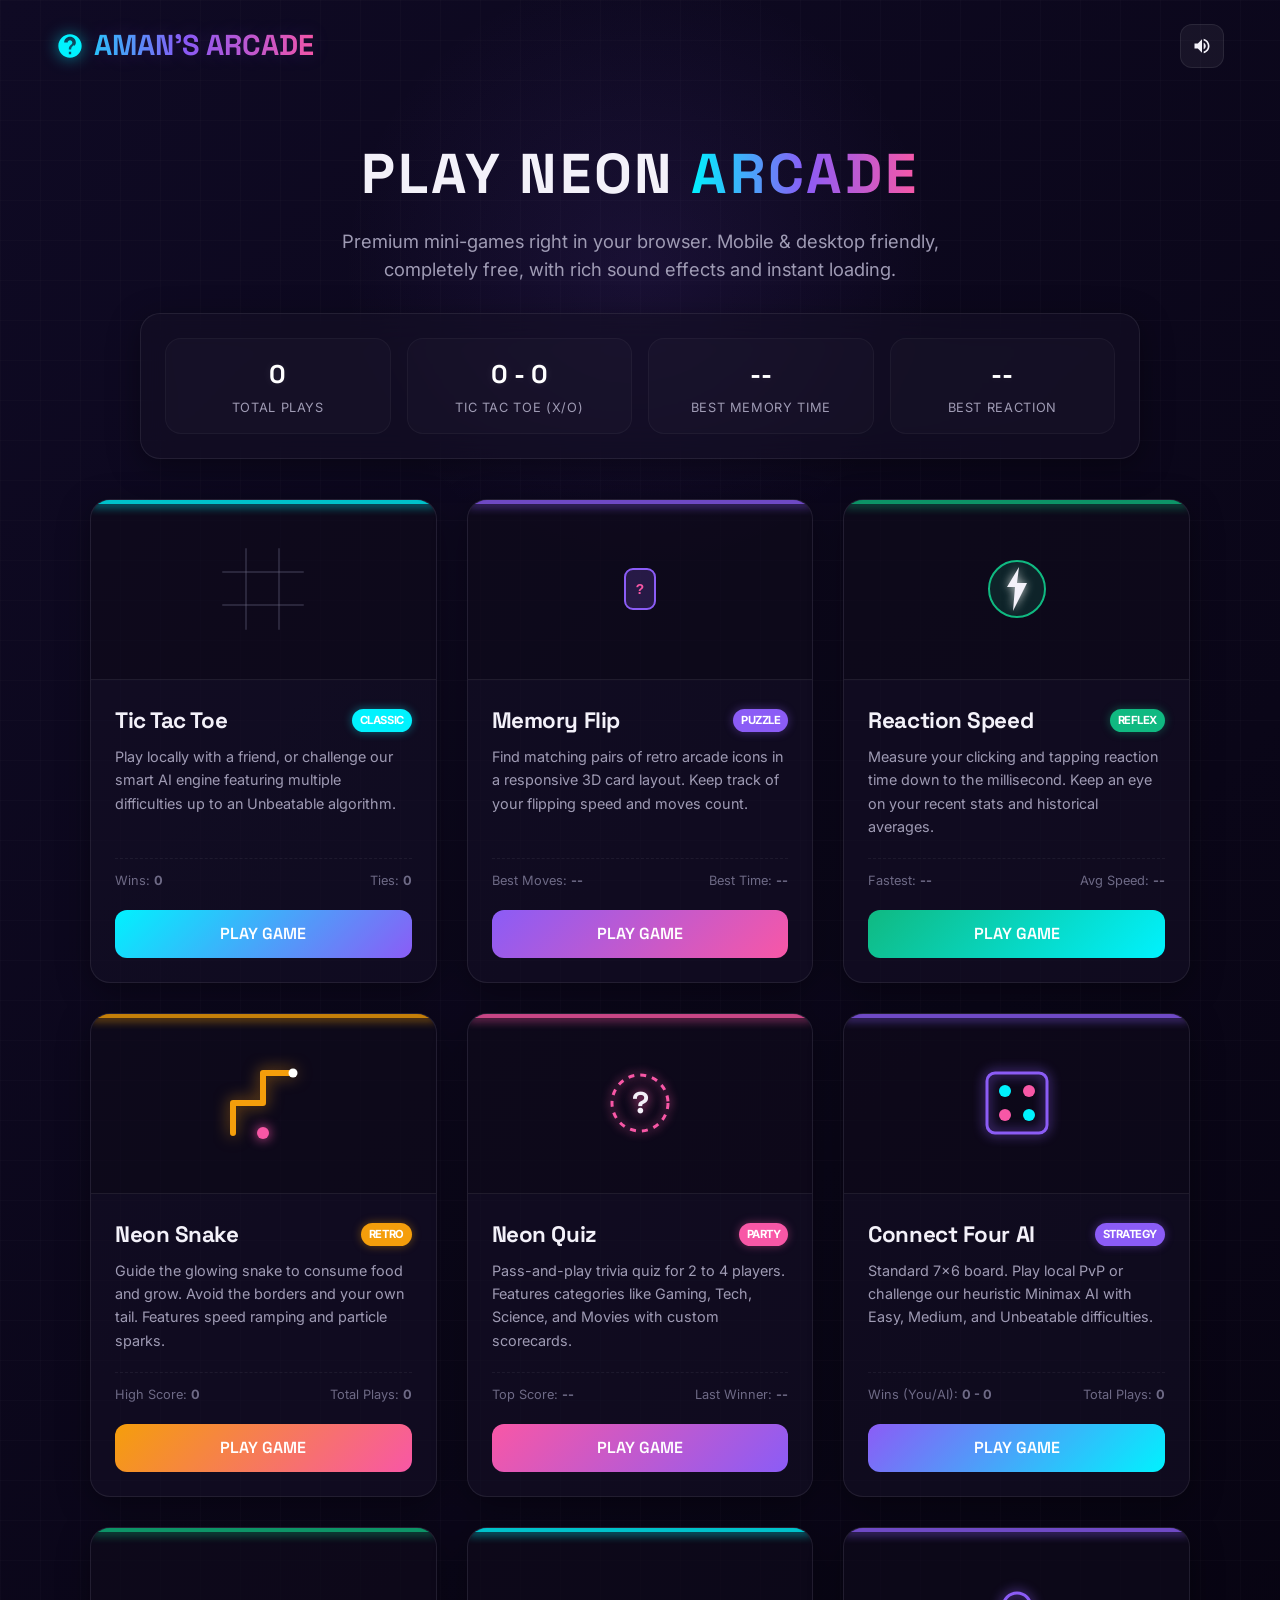
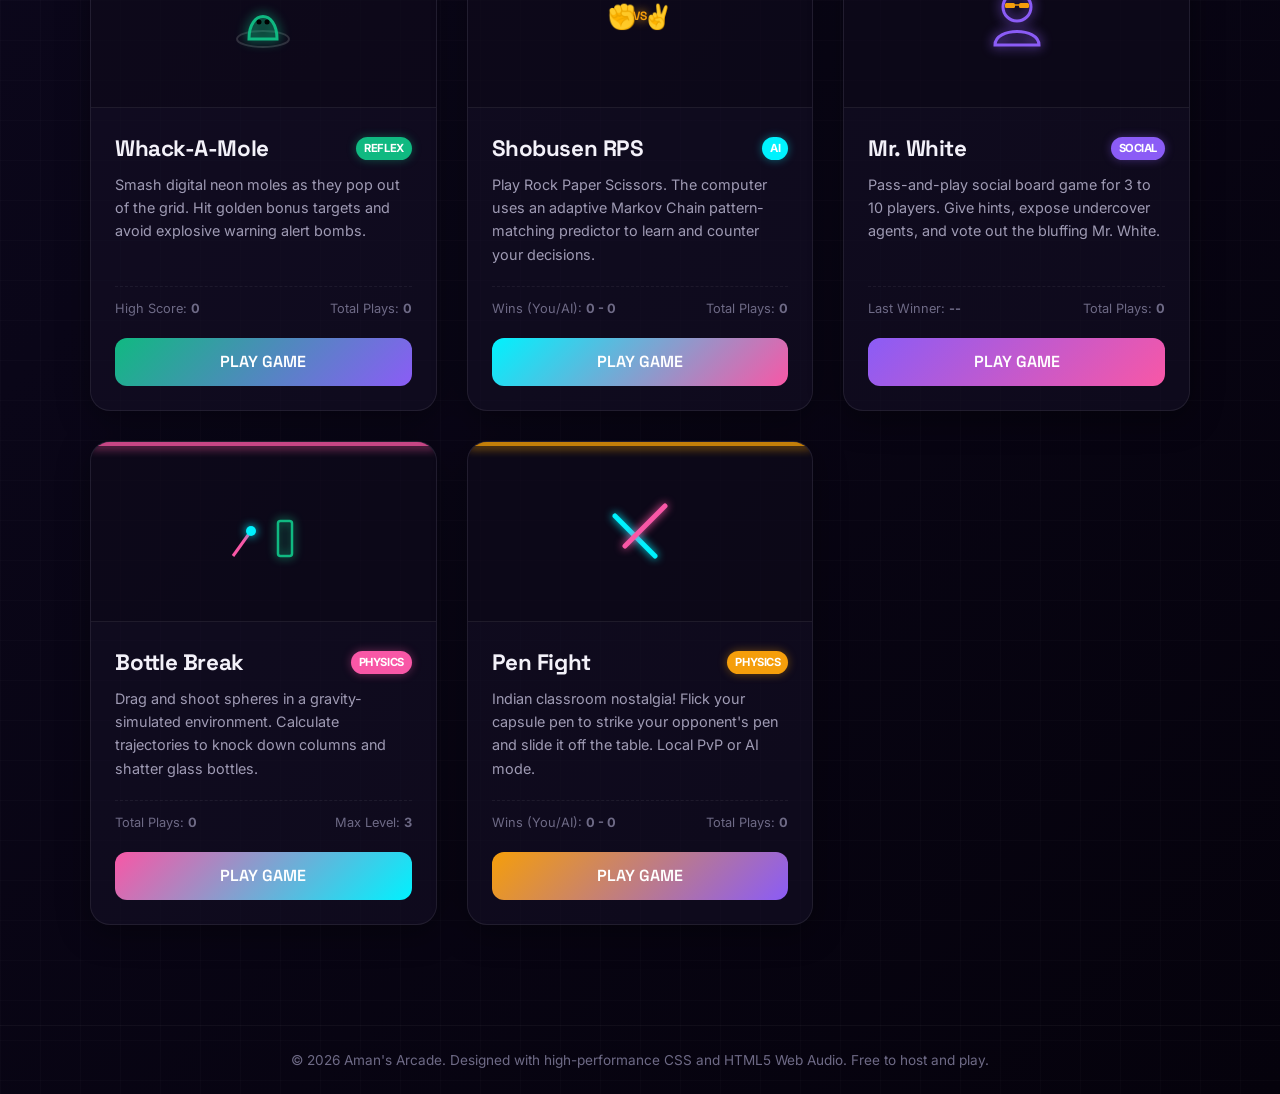
<file: index.html>
<!DOCTYPE html>
<html lang="en">
<head>
  <meta charset="UTF-8">
  <meta name="viewport" content="width=device-width, initial-scale=1.0">
  <title>Aman's Arcade - Play Free Web Games</title>
  <meta name="description" content="Play free, retro neon-themed HTML5 games including Tic Tac Toe, Memory Flip, and Reaction Speed. Beautiful, mobile-responsive, and sound-enabled.">
  <link rel="stylesheet" href="style.css">
  <style>
    /* Hero/Banner Layout */
    .hero-section {
      text-align: center;
      margin: 40px 0 30px;
      position: relative;
    }

    .hero-title {
      font-size: 3.5rem;
      margin-bottom: 12px;
      font-weight: 800;
      text-transform: uppercase;
      letter-spacing: 0.05em;
      position: relative;
    }
    
    .hero-title span {
      background: linear-gradient(to right, var(--accent-cyan), var(--accent-purple), var(--accent-pink));
      -webkit-background-clip: text;
      -webkit-text-fill-color: transparent;
      animation: neon-text-glow 6s infinite alternate;
    }

    .hero-subtitle {
      font-size: 1.15rem;
      color: var(--text-muted);
      max-width: 600px;
      margin: 0 auto;
    }

    /* Stats Dashboard */
    .stats-dashboard {
      width: 100%;
      max-width: 1000px;
      padding: 24px;
      margin-bottom: 40px;
      display: grid;
      grid-template-columns: repeat(4, 1fr);
      gap: 16px;
      text-align: center;
    }

    .stat-card {
      padding: 16px;
      border-radius: 16px;
      background: rgba(255, 255, 255, 0.02);
      border: 1px solid rgba(255, 255, 255, 0.04);
      display: flex;
      flex-direction: column;
      justify-content: center;
      align-items: center;
      transition: transform var(--transition-fast);
    }
    
    .stat-card:hover {
      transform: translateY(-3px);
      background: rgba(255, 255, 255, 0.04);
    }

    .stat-value {
      font-family: var(--font-heading);
      font-size: 1.6rem;
      font-weight: 700;
      color: #fff;
      margin-bottom: 4px;
      text-shadow: 0 0 10px rgba(255, 255, 255, 0.1);
    }

    .stat-label {
      font-size: 0.8rem;
      color: var(--text-muted);
      text-transform: uppercase;
      letter-spacing: 0.05em;
    }

    /* Game Grid */
    .games-grid {
      display: grid;
      grid-template-columns: repeat(3, 1fr);
      gap: 30px;
      width: 100%;
      max-width: 1100px;
      margin-bottom: 60px;
    }

    /* Game Cards Styling */
    .game-card {
      display: flex;
      flex-direction: column;
      height: 100%;
      overflow: hidden;
      position: relative;
    }

    .game-card::before {
      content: '';
      position: absolute;
      top: 0;
      left: 0;
      width: 100%;
      height: 4px;
      background: var(--card-color);
      box-shadow: 0 2px 10px var(--card-color);
    }

    .game-card-preview {
      height: 180px;
      background: rgba(0, 0, 0, 0.2);
      display: flex;
      align-items: center;
      justify-content: center;
      position: relative;
      overflow: hidden;
      border-bottom: 1px solid var(--panel-border);
    }

    /* Previews SVGs animations */
    .game-card-preview svg {
      width: 100px;
      height: 100px;
      transition: transform var(--transition-slow);
    }
    
    .game-card:hover .game-card-preview svg {
      transform: scale(1.1) rotate(5deg);
    }

    /* Game Card Contents */
    .game-card-body {
      padding: 24px;
      display: flex;
      flex-direction: column;
      flex-grow: 1;
    }

    .game-title {
      font-size: 1.4rem;
      margin-bottom: 8px;
      display: flex;
      justify-content: space-between;
      align-items: center;
    }

    .game-badge {
      font-size: 0.7rem;
      font-family: var(--font-body);
      font-weight: 700;
      padding: 3px 8px;
      border-radius: 20px;
      color: #fff;
      text-transform: uppercase;
      background: var(--card-color);
      box-shadow: 0 0 10px rgba(var(--card-color-rgb), 0.4);
    }

    .game-description {
      font-size: 0.9rem;
      color: var(--text-muted);
      margin-bottom: 20px;
      flex-grow: 1;
      line-height: 1.6;
    }

    .game-stats-peek {
      border-top: 1px dashed rgba(255, 255, 255, 0.06);
      padding-top: 12px;
      margin-bottom: 20px;
      font-size: 0.8rem;
      color: var(--text-dim);
      display: flex;
      justify-content: space-between;
    }

    .game-card .btn-primary::before {
      background: var(--card-gradient);
    }
    
    .game-card:hover {
      box-shadow: 0 12px 30px rgba(var(--card-color-rgb), 0.12);
      border-color: rgba(var(--card-color-rgb), 0.25);
      transform: translateY(-5px);
    }

    /* Footer */
    .arcade-footer {
      margin-top: auto;
      padding: 24px;
      text-align: center;
      color: var(--text-dim);
      font-size: 0.85rem;
      border-top: 1px solid rgba(255, 255, 255, 0.04);
      width: 100%;
    }

    /* Tic Tac Toe Preview Drawing Animation */
    .preview-ttt-x {
      stroke: var(--accent-cyan);
      stroke-dasharray: 40;
      stroke-dashoffset: 40;
      animation: draw-preview 2s ease-in-out infinite alternate;
    }
    .preview-ttt-o {
      stroke: var(--accent-pink);
      stroke-dasharray: 80;
      stroke-dashoffset: 80;
      animation: draw-preview 2s ease-in-out infinite alternate 0.5s;
    }
    .preview-ttt-grid {
      stroke: var(--text-dim);
      opacity: 0.3;
    }

    /* Memory Card Animation Preview */
    .preview-memory-card {
      fill: rgba(139, 92, 246, 0.2);
      stroke: var(--accent-purple);
      stroke-width: 2;
      rx: 8;
      transition: transform 0.5s;
      transform-origin: center;
    }
    .preview-memory-g {
      animation: preview-card-flip 3s infinite alternate ease-in-out;
      transform-origin: center;
    }

    /* Reaction Flash Animation Preview */
    .preview-reaction-flash {
      fill: rgba(16, 185, 129, 0.15);
      stroke: var(--accent-green);
      stroke-width: 2;
      rx: 50%;
      animation: pulse-green 2s infinite alternate;
    }

    @keyframes draw-preview {
      to { stroke-dashoffset: 0; }
    }
    @keyframes preview-card-flip {
      0%, 30% { transform: rotateY(0deg); }
      70%, 100% { transform: rotateY(180deg); }
    }
    @keyframes pulse-green {
      0% { fill: rgba(16, 185, 129, 0.1); filter: drop-shadow(0 0 2px rgba(16, 185, 129, 0.2)); }
      100% { fill: rgba(16, 185, 129, 0.35); filter: drop-shadow(0 0 15px rgba(16, 185, 129, 0.7)); }
    }

    /* --- Responsive Queries --- */
    @media (max-width: 900px) {
      .games-grid {
        grid-template-columns: repeat(2, 1fr);
        gap: 20px;
      }
      .stats-dashboard {
        grid-template-columns: repeat(2, 1fr);
      }
    }
    @media (max-width: 600px) {
      .games-grid {
        grid-template-columns: 1fr;
      }
      .stats-dashboard {
        grid-template-columns: 2fr 2fr;
        padding: 16px;
      }
      .hero-title {
        font-size: 2.3rem;
      }
      .hero-section {
        margin: 20px 0;
      }
    }
  </style>
</head>
<body>

  <!-- Header -->
  <header class="arcade-header">
    <div class="arcade-logo">
      <svg viewBox="0 0 24 24">
        <path d="M12 2C6.48 2 2 6.48 2 12s4.48 10 10 10 10-4.48 10-10S17.52 2 12 2zm1 17h-2v-2h2v2zm2.07-7.75l-.9.92C13.45 12.9 13 13.5 13 15h-2v-.5c0-1.1.45-2.1 1.17-2.83l1.24-1.26c.37-.36.59-.86.59-1.41 0-1.1-.9-2-2-2s-2 .9-2 2H7c0-2.76 2.24-5 5-5s5 2.24 5 5c0 1.04-.42 1.99-1.07 2.75z"/>
      </svg>
      AMAN'S ARCADE
    </div>
    <div class="header-controls">
      <button class="btn-icon sound-toggle-btn" title="Mute/Unmute Sounds">
        <!-- SVG will be injected by shared.js -->
      </button>
    </div>
  </header>

  <main class="main-content">
    
    <!-- Hero Banner -->
    <section class="hero-section fade-in">
      <h1 class="hero-title">PLAY NEON <span>ARCADE</span></h1>
      <p class="hero-subtitle">Premium mini-games right in your browser. Mobile & desktop friendly, completely free, with rich sound effects and instant loading.</p>
    </section>

    <!-- Global Stats Dashboard -->
    <section class="stats-dashboard glass-panel fade-in" style="animation-delay: 0.1s;">
      <div class="stat-card">
        <div class="stat-value" id="stats-total-played">0</div>
        <div class="stat-label">Total Plays</div>
      </div>
      <div class="stat-card">
        <div class="stat-value" id="stats-ttt-wins">0 - 0</div>
        <div class="stat-label">Tic Tac Toe (X/O)</div>
      </div>
      <div class="stat-card">
        <div class="stat-value" id="stats-memory-best">--</div>
        <div class="stat-label">Best Memory Time</div>
      </div>
      <div class="stat-card">
        <div class="stat-value" id="stats-reaction-best">--</div>
        <div class="stat-label">Best Reaction</div>
      </div>
    </section>

    <!-- Game List Grid -->
    <section class="games-grid fade-in" style="animation-delay: 0.2s;">
      
      <!-- Tic Tac Toe -->
      <article class="game-card glass-panel" style="--card-color: var(--accent-cyan); --card-color-rgb: var(--accent-cyan-rgb); --card-gradient: linear-gradient(135deg, var(--accent-cyan) 0%, var(--accent-purple) 100%);">
        <div class="game-card-preview">
          <svg viewBox="0 0 100 100">
            <line class="preview-ttt-grid" x1="33" y1="10" x2="33" y2="90" stroke-width="2" stroke-linecap="round"/>
            <line class="preview-ttt-grid" x1="66" y1="10" x2="66" y2="90" stroke-width="2" stroke-linecap="round"/>
            <line class="preview-ttt-grid" x1="10" y1="33" x2="90" y2="33" stroke-width="2" stroke-linecap="round"/>
            <line class="preview-ttt-grid" x1="10" y1="66" x2="90" y2="66" stroke-width="2" stroke-linecap="round"/>
            <!-- X Shape -->
            <path class="preview-ttt-x" d="M15,15 L28,28 M28,15 L15,28" stroke-width="4" stroke-linecap="round" fill="none"/>
            <!-- O Shape -->
            <circle class="preview-ttt-o" cx="50" cy="50" r="8" stroke-width="4" fill="none"/>
            <!-- X Shape -->
            <path class="preview-ttt-x" d="M72,72 L85,85 M85,72 L72,85" stroke-width="4" stroke-linecap="round" fill="none"/>
          </svg>
        </div>
        <div class="game-card-body">
          <h2 class="game-title">Tic Tac Toe <span class="game-badge">Classic</span></h2>
          <p class="game-description">Play locally with a friend, or challenge our smart AI engine featuring multiple difficulties up to an Unbeatable algorithm.</p>
          <div class="game-stats-peek">
            <span>Wins: <strong id="peek-ttt-wins">0</strong></span>
            <span>Ties: <strong id="peek-ttt-ties">0</strong></span>
          </div>
          <a href="tictactoe.html" class="btn-primary">PLAY GAME</a>
        </div>
      </article>

      <!-- Memory Flip -->
      <article class="game-card glass-panel" style="--card-color: var(--accent-purple); --card-color-rgb: var(--accent-purple-rgb); --card-gradient: linear-gradient(135deg, var(--accent-purple) 0%, var(--accent-pink) 100%);">
        <div class="game-card-preview">
          <svg viewBox="0 0 100 100">
            <g class="preview-memory-g">
              <rect class="preview-memory-card" x="35" y="30" width="30" height="40" />
              <!-- Small question mark inside card back -->
              <text x="50" y="55" fill="var(--accent-pink)" font-family="monospace" font-size="14" text-anchor="middle" font-weight="bold">?</text>
            </g>
          </svg>
        </div>
        <div class="game-card-body">
          <h2 class="game-title">Memory Flip <span class="game-badge">Puzzle</span></h2>
          <p class="game-description">Find matching pairs of retro arcade icons in a responsive 3D card layout. Keep track of your flipping speed and moves count.</p>
          <div class="game-stats-peek">
            <span>Best Moves: <strong id="peek-memory-moves">--</strong></span>
            <span>Best Time: <strong id="peek-memory-time">--</strong></span>
          </div>
          <a href="memory.html" class="btn-primary">PLAY GAME</a>
        </div>
      </article>

      <!-- Reaction Speed -->
      <article class="game-card glass-panel" style="--card-color: var(--accent-green); --card-color-rgb: var(--accent-green-rgb); --card-gradient: linear-gradient(135deg, var(--accent-green) 0%, var(--accent-cyan) 100%);">
        <div class="game-card-preview">
          <svg viewBox="0 0 100 100">
            <circle class="preview-reaction-flash" cx="50" cy="50" r="28" />
            <!-- Lightning Bolt -->
            <path d="M52 28L40 48H48L46 72L60 44H50L52 28Z" fill="var(--text-main)" filter="drop-shadow(0 0 5px rgba(255,255,255,0.8))"/>
          </svg>
        </div>
        <div class="game-card-body">
          <h2 class="game-title">Reaction Speed <span class="game-badge">Reflex</span></h2>
          <p class="game-description">Measure your clicking and tapping reaction time down to the millisecond. Keep an eye on your recent stats and historical averages.</p>
          <div class="game-stats-peek">
            <span>Fastest: <strong id="peek-reaction-best">--</strong></span>
            <span>Avg Speed: <strong id="peek-reaction-avg">--</strong></span>
          </div>
          <a href="reaction.html" class="btn-primary">PLAY GAME</a>
        </div>
      </article>

      <!-- Snake Game -->
      <article class="game-card glass-panel" style="--card-color: var(--accent-yellow); --card-color-rgb: var(--accent-yellow-rgb); --card-gradient: linear-gradient(135deg, var(--accent-yellow) 0%, var(--accent-pink) 100%);">
        <div class="game-card-preview">
          <svg viewBox="0 0 100 100">
            <path d="M20,80 L20,50 L50,50 L50,20 L80,20" fill="none" stroke="var(--accent-yellow)" stroke-width="6" stroke-linecap="round" stroke-linejoin="round" filter="drop-shadow(0 0 8px rgba(245, 158, 11, 0.6))"/>
            <circle cx="80" cy="20" r="4.5" fill="#fff" />
            <circle cx="50" cy="80" r="6" fill="var(--accent-pink)" filter="drop-shadow(0 0 6px var(--accent-pink))" />
          </svg>
        </div>
        <div class="game-card-body">
          <h2 class="game-title">Neon Snake <span class="game-badge">Retro</span></h2>
          <p class="game-description">Guide the glowing snake to consume food and grow. Avoid the borders and your own tail. Features speed ramping and particle sparks.</p>
          <div class="game-stats-peek">
            <span>High Score: <strong id="peek-snake-best">0</strong></span>
            <span>Total Plays: <strong id="peek-snake-plays">0</strong></span>
          </div>
          <a href="snake.html" class="btn-primary">PLAY GAME</a>
        </div>
      </article>

      <!-- Multiplayer Quiz -->
      <article class="game-card glass-panel" style="--card-color: var(--accent-pink); --card-color-rgb: var(--accent-pink-rgb); --card-gradient: linear-gradient(135deg, var(--accent-pink) 0%, var(--accent-purple) 100%);">
        <div class="game-card-preview">
          <svg viewBox="0 0 100 100">
            <circle cx="50" cy="50" r="28" fill="none" stroke="var(--accent-pink)" stroke-width="3" stroke-dasharray="6,6" filter="drop-shadow(0 0 5px var(--accent-pink))"/>
            <text x="50" y="60" fill="var(--text-main)" font-family="Space Grotesk" font-size="30" text-anchor="middle" font-weight="bold" filter="drop-shadow(0 0 6px var(--accent-pink))">?</text>
          </svg>
        </div>
        <div class="game-card-body">
          <h2 class="game-title">Neon Quiz <span class="game-badge">Party</span></h2>
          <p class="game-description">Pass-and-play trivia quiz for 2 to 4 players. Features categories like Gaming, Tech, Science, and Movies with custom scorecards.</p>
          <div class="game-stats-peek">
            <span>Top Score: <strong id="peek-quiz-best">--</strong></span>
            <span>Last Winner: <strong id="peek-quiz-winner">--</strong></span>
          </div>
          <a href="quiz.html" class="btn-primary">PLAY GAME</a>
        </div>
      </article>

      <!-- Connect 4 AI -->
      <article class="game-card glass-panel" style="--card-color: var(--accent-purple); --card-color-rgb: var(--accent-purple-rgb); --card-gradient: linear-gradient(135deg, var(--accent-purple) 0%, var(--accent-cyan) 100%);">
        <div class="game-card-preview">
          <svg viewBox="0 0 100 100">
            <rect x="20" y="20" width="60" height="60" rx="8" fill="none" stroke="var(--accent-purple)" stroke-width="3" filter="drop-shadow(0 0 6px var(--accent-purple))"/>
            <circle cx="38" cy="38" r="6" fill="var(--accent-cyan)" />
            <circle cx="62" cy="38" r="6" fill="var(--accent-pink)" />
            <circle cx="38" cy="62" r="6" fill="var(--accent-pink)" />
            <circle cx="62" cy="62" r="6" fill="var(--accent-cyan)" />
          </svg>
        </div>
        <div class="game-card-body">
          <h2 class="game-title">Connect Four AI <span class="game-badge">Strategy</span></h2>
          <p class="game-description">Standard 7x6 board. Play local PvP or challenge our heuristic Minimax AI with Easy, Medium, and Unbeatable difficulties.</p>
          <div class="game-stats-peek">
            <span>Wins (You/AI): <strong id="peek-c4-score">0 - 0</strong></span>
            <span>Total Plays: <strong id="peek-c4-plays">0</strong></span>
          </div>
          <a href="connect4.html" class="btn-primary">PLAY GAME</a>
        </div>
      </article>

      <!-- Whack-a-Mole -->
      <article class="game-card glass-panel" style="--card-color: var(--accent-green); --card-color-rgb: var(--accent-green-rgb); --card-gradient: linear-gradient(135deg, var(--accent-green) 0%, var(--accent-purple) 100%);">
        <div class="game-card-preview">
          <svg viewBox="0 0 100 100">
            <ellipse cx="50" cy="72" rx="26" ry="8" fill="none" stroke="rgba(255,255,255,0.15)" stroke-width="2"/>
            <path d="M36,72 C36,42 64,42 64,72 Z" fill="rgba(16, 185, 129, 0.15)" stroke="var(--accent-green)" stroke-width="3" filter="drop-shadow(0 0 6px var(--accent-green))"/>
            <circle cx="46" cy="55" r="2.5" fill="#000"/>
            <circle cx="54" cy="55" r="2.5" fill="#000"/>
          </svg>
        </div>
        <div class="game-card-body">
          <h2 class="game-title">Whack-A-Mole <span class="game-badge">Reflex</span></h2>
          <p class="game-description">Smash digital neon moles as they pop out of the grid. Hit golden bonus targets and avoid explosive warning alert bombs.</p>
          <div class="game-stats-peek">
            <span>High Score: <strong id="peek-whack-best">0</strong></span>
            <span>Total Plays: <strong id="peek-whack-plays">0</strong></span>
          </div>
          <a href="whackamole.html" class="btn-primary">PLAY GAME</a>
        </div>
      </article>

      <!-- Rock Paper Scissors AI -->
      <article class="game-card glass-panel" style="--card-color: var(--accent-cyan); --card-color-rgb: var(--accent-cyan-rgb); --card-gradient: linear-gradient(135deg, var(--accent-cyan) 0%, var(--accent-pink) 100%);">
        <div class="game-card-preview">
          <svg viewBox="0 0 100 100">
            <text x="32" y="58" font-size="24" text-anchor="middle">✊</text>
            <text x="68" y="58" font-size="24" text-anchor="middle">✌️</text>
            <text x="50" y="53" font-family="Space Grotesk" font-size="12" font-weight="bold" fill="var(--accent-yellow)" text-anchor="middle" filter="drop-shadow(0 0 5px var(--accent-yellow))">VS</text>
          </svg>
        </div>
        <div class="game-card-body">
          <h2 class="game-title">Shobusen RPS <span class="game-badge">AI</span></h2>
          <p class="game-description">Play Rock Paper Scissors. The computer uses an adaptive Markov Chain pattern-matching predictor to learn and counter your decisions.</p>
          <div class="game-stats-peek">
            <span>Wins (You/AI): <strong id="peek-rps-score">0 - 0</strong></span>
            <span>Total Plays: <strong id="peek-rps-plays">0</strong></span>
          </div>
          <a href="rps.html" class="btn-primary">PLAY GAME</a>
        </div>
      </article>

      <!-- Mr. White -->
      <article class="game-card glass-panel" style="--card-color: var(--accent-purple); --card-color-rgb: var(--accent-purple-rgb); --card-gradient: linear-gradient(135deg, var(--accent-purple) 0%, var(--accent-pink) 100%);">
        <div class="game-card-preview">
          <svg viewBox="0 0 100 100">
            <circle cx="50" cy="40" r="14" fill="none" stroke="var(--accent-purple)" stroke-width="3" filter="drop-shadow(0 0 6px var(--accent-purple))"/>
            <path d="M28,78 C28,60 72,60 72,78 Z" fill="none" stroke="var(--accent-purple)" stroke-width="3" filter="drop-shadow(0 0 6px var(--accent-purple))"/>
            <rect x="38" y="36" width="10" height="5" rx="1.5" fill="var(--accent-yellow)"/>
            <rect x="52" y="36" width="10" height="5" rx="1.5" fill="var(--accent-yellow)"/>
            <line x1="48" y1="38" x2="52" y2="38" stroke="var(--accent-yellow)" stroke-width="1.5"/>
          </svg>
        </div>
        <div class="game-card-body">
          <h2 class="game-title">Mr. White <span class="game-badge">Social</span></h2>
          <p class="game-description">Pass-and-play social board game for 3 to 10 players. Give hints, expose undercover agents, and vote out the bluffing Mr. White.</p>
          <div class="game-stats-peek">
            <span>Last Winner: <strong id="peek-white-winner">--</strong></span>
            <span>Total Plays: <strong id="peek-white-plays">0</strong></span>
          </div>
          <a href="mrwhite.html" class="btn-primary">PLAY GAME</a>
        </div>
      </article>

      <!-- Break the Bottle -->
      <article class="game-card glass-panel" style="--card-color: var(--accent-pink); --card-color-rgb: var(--accent-pink-rgb); --card-gradient: linear-gradient(135deg, var(--accent-pink) 0%, var(--accent-cyan) 100%);">
        <div class="game-card-preview">
          <svg viewBox="0 0 100 100">
            <line x1="20" y1="75" x2="38" y2="50" stroke="var(--accent-pink)" stroke-width="3"/>
            <circle cx="38" cy="50" r="5" fill="var(--accent-cyan)" filter="drop-shadow(0 0 5px var(--accent-cyan))"/>
            <rect x="65" y="40" width="14" height="35" rx="2.5" fill="none" stroke="var(--accent-green)" stroke-width="2.5" filter="drop-shadow(0 0 5px var(--accent-green))"/>
          </svg>
        </div>
        <div class="game-card-body">
          <h2 class="game-title">Bottle Break <span class="game-badge">Physics</span></h2>
          <p class="game-description">Drag and shoot spheres in a gravity-simulated environment. Calculate trajectories to knock down columns and shatter glass bottles.</p>
          <div class="game-stats-peek">
            <span>Total Plays: <strong id="peek-bottle-plays">0</strong></span>
            <span>Max Level: <strong>3</strong></span>
          </div>
          <a href="bottle.html" class="btn-primary">PLAY GAME</a>
        </div>
      </article>

      <!-- Pen Fight -->
      <article class="game-card glass-panel" style="--card-color: var(--accent-yellow); --card-color-rgb: var(--accent-yellow-rgb); --card-gradient: linear-gradient(135deg, var(--accent-yellow) 0%, var(--accent-purple) 100%);">
        <div class="game-card-preview">
          <svg viewBox="0 0 100 100">
            <line x1="25" y1="35" x2="65" y2="75" stroke="var(--accent-cyan)" stroke-width="5" stroke-linecap="round" filter="drop-shadow(0 0 4px var(--accent-cyan))"/>
            <line x1="75" y1="25" x2="35" y2="65" stroke="var(--accent-pink)" stroke-width="5" stroke-linecap="round" filter="drop-shadow(0 0 4px var(--accent-pink))"/>
          </svg>
        </div>
        <div class="game-card-body">
          <h2 class="game-title">Pen Fight <span class="game-badge">Physics</span></h2>
          <p class="game-description">Indian classroom nostalgia! Flick your capsule pen to strike your opponent's pen and slide it off the table. Local PvP or AI mode.</p>
          <div class="game-stats-peek">
            <span>Wins (You/AI): <strong id="peek-pen-score">0 - 0</strong></span>
            <span>Total Plays: <strong id="peek-pen-plays">0</strong></span>
          </div>
          <a href="penfight.html" class="btn-primary">PLAY GAME</a>
        </div>
      </article>

    </section>

  </main>

  <footer class="arcade-footer">
    <p>&copy; 2026 Aman's Arcade. Designed with high-performance CSS and HTML5 Web Audio. Free to host and play.</p>
  </footer>

  <script src="shared.js"></script>
  <script>
    // --- Dashboard Stats Loading & Persistence ---
    document.addEventListener('DOMContentLoaded', () => {
      // 1. Fetch Tic Tac Toe Stats
      const tttWinsX = parseInt(localStorage.getItem('ttt-wins-x') || '0', 10);
      const tttWinsO = parseInt(localStorage.getItem('ttt-wins-o') || '0', 10);
      const tttDraws = parseInt(localStorage.getItem('ttt-draws') || '0', 10);
      
      document.getElementById('stats-ttt-wins').innerText = `${tttWinsX} - ${tttWinsO}`;
      document.getElementById('peek-ttt-wins').innerText = tttWinsX;
      document.getElementById('peek-ttt-ties').innerText = tttDraws;

      // 2. Fetch Memory Stats
      const memoryBestTime = localStorage.getItem('memory-best-time');
      const memoryBestMoves = localStorage.getItem('memory-best-moves');
      if (memoryBestTime) {
        document.getElementById('stats-memory-best').innerText = `${memoryBestTime}s`;
        document.getElementById('peek-memory-time').innerText = `${memoryBestTime}s`;
      }
      if (memoryBestMoves) {
        document.getElementById('peek-memory-moves').innerText = memoryBestMoves;
      }

      // 3. Fetch Reaction Stats
      const reactionBest = localStorage.getItem('reaction-best-score');
      const reactionAvg = localStorage.getItem('reaction-avg-score');
      if (reactionBest) {
        document.getElementById('stats-reaction-best').innerText = `${reactionBest}ms`;
        document.getElementById('peek-reaction-best').innerText = `${reactionBest}ms`;
      }
      if (reactionAvg) {
        document.getElementById('peek-reaction-avg').innerText = `${reactionAvg}ms`;
      }

      // 4. Fetch stats for new games
      // Snake
      const snakeBest = localStorage.getItem('snake-high-score') || '0';
      const snakePlays = localStorage.getItem('snake-total-played') || '0';
      document.getElementById('peek-snake-best').innerText = snakeBest;
      document.getElementById('peek-snake-plays').innerText = snakePlays;

      // Quiz
      const quizBest = localStorage.getItem('quiz-last-score') || '--';
      const quizWinner = localStorage.getItem('quiz-last-winner') || '--';
      document.getElementById('peek-quiz-best').innerText = quizBest !== '--' ? `${quizBest} pts` : '--';
      document.getElementById('peek-quiz-winner').innerText = quizWinner;

      // Connect 4
      const c4P1 = localStorage.getItem('c4-score-p1') || '0';
      const c4P2 = localStorage.getItem('c4-score-p2') || '0';
      const c4Plays = localStorage.getItem('c4-total-played') || '0';
      document.getElementById('peek-c4-score').innerText = `${c4P1} - ${c4P2}`;
      document.getElementById('peek-c4-plays').innerText = c4Plays;

      // Whack a mole
      const whackBest = localStorage.getItem('whack-high-score') || '0';
      const whackPlays = localStorage.getItem('whack-total-played') || '0';
      document.getElementById('peek-whack-best').innerText = whackBest;
      document.getElementById('peek-whack-plays').innerText = whackPlays;

      // Rock Paper Scissors
      const rpsP1 = localStorage.getItem('rps-score-p1') || '0';
      const rpsP2 = localStorage.getItem('rps-score-p2') || '0';
      const rpsPlays = localStorage.getItem('rps-total-played') || '0';
      document.getElementById('peek-rps-score').innerText = `${rpsP1} - ${rpsP2}`;
      document.getElementById('peek-rps-plays').innerText = rpsPlays;

      // Mr. White
      const whitePlays = localStorage.getItem('white-total-played') || '0';
      const whiteLastWinner = localStorage.getItem('white-last-winner') || '--';
      document.getElementById('peek-white-plays').innerText = whitePlays;
      document.getElementById('peek-white-winner').innerText = whiteLastWinner;

      // Break Bottle
      const bottlePlays = localStorage.getItem('bottle-total-played') || '0';
      document.getElementById('peek-bottle-plays').innerText = bottlePlays;

      // Pen Fight
      const penP1 = localStorage.getItem('pen-score-p1') || '0';
      const penP2 = localStorage.getItem('pen-score-p2') || '0';
      const penPlays = localStorage.getItem('pen-total-played') || '0';
      document.getElementById('peek-pen-score').innerText = `${penP1} - ${penP2}`;
      document.getElementById('peek-pen-plays').innerText = penPlays;

      // 5. Calculate total plays across all games
      const tttGames = tttWinsX + tttWinsO + tttDraws;
      const memoryGames = parseInt(localStorage.getItem('memory-total-played') || '0', 10);
      const reactionGames = parseInt(localStorage.getItem('reaction-total-played') || '0', 10);
      const snakeGames = parseInt(snakePlays, 10);
      const quizGames = parseInt(localStorage.getItem('quiz-total-played') || '0', 10);
      const c4Games = parseInt(c4Plays, 10);
      const whackGames = parseInt(whackPlays, 10);
      const rpsGames = parseInt(rpsPlays, 10);
      const whiteGames = parseInt(whitePlays, 10);
      const bottleGames = parseInt(bottlePlays, 10);
      const penGames = parseInt(penPlays, 10);

      const totalGames = tttGames + memoryGames + reactionGames + snakeGames + quizGames + c4Games + whackGames + rpsGames + whiteGames + bottleGames + penGames;
      document.getElementById('stats-total-played').innerText = totalGames;

      // Play click sound on game links
      document.querySelectorAll('.games-grid a').forEach(link => {
        link.addEventListener('click', () => {
          if (typeof arcadeSounds !== 'undefined') {
            arcadeSounds.playClick();
          }
        });
      });
    });
  </script>
</body>
</html>
</file>
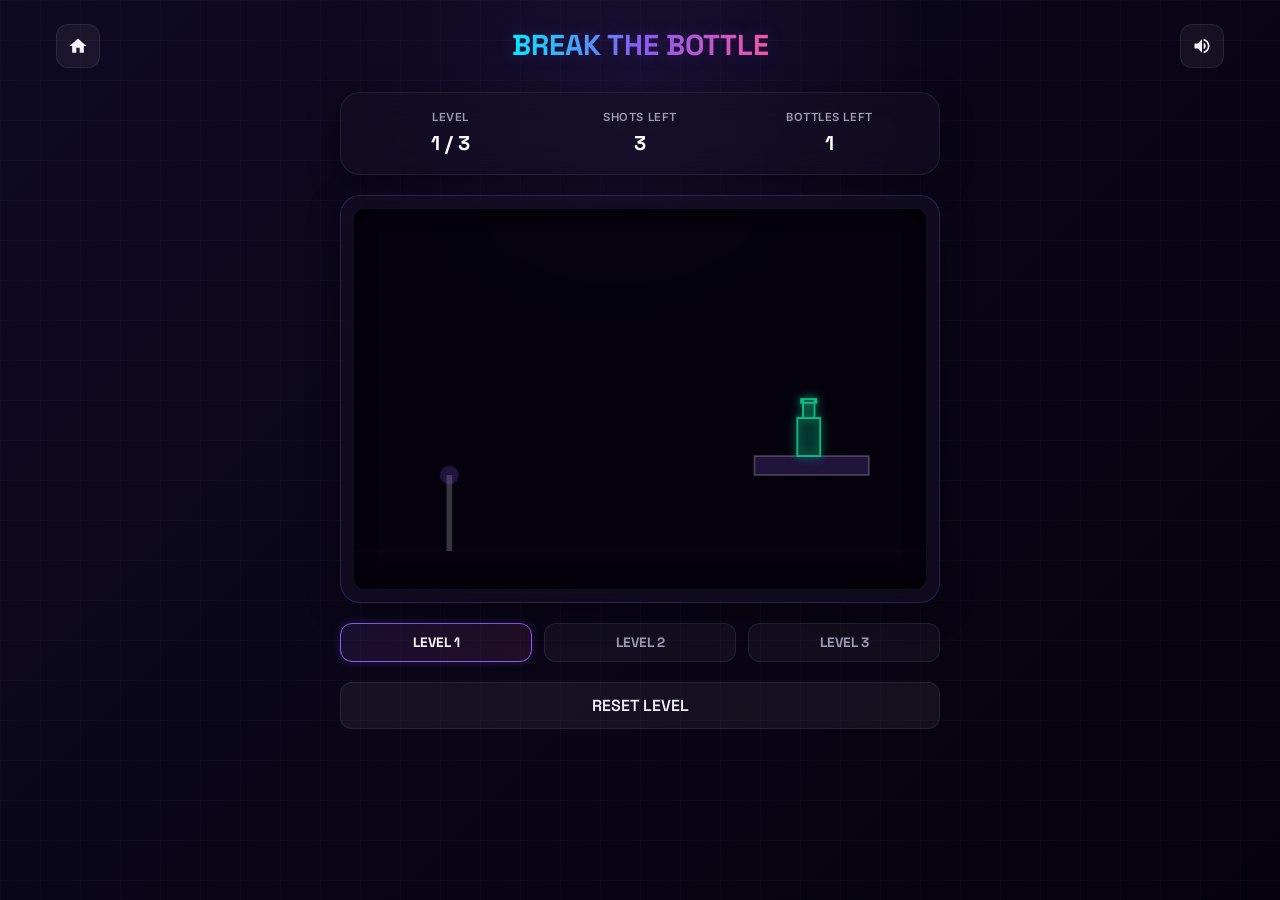
<file: bottle.html>
<!DOCTYPE html>
<html lang="en">
<head>
  <meta charset="UTF-8">
  <meta name="viewport" content="width=device-width, initial-scale=1.0">
  <title>Break the Bottle - Aman's Arcade</title>
  <meta name="description" content="Play Break the Bottle, a neon physics-based slinging game. Pull back, aim, and shoot glowing spheres to knock down towers and break glass bottles.">
  <link rel="stylesheet" href="style.css">
  <link rel="stylesheet" href="bottle.css">
</head>
<body>

  <!-- Header -->
  <header class="arcade-header">
    <a href="index.html" class="btn-icon" title="Return to Hub">
      <svg viewBox="0 0 24 24">
        <path d="M10 20v-6h4v6h5v-8h3L12 3 2 12h3v8z"/>
      </svg>
    </a>
    <div class="arcade-logo">BREAK THE BOTTLE</div>
    <div class="header-controls">
      <button class="btn-icon sound-toggle-btn" title="Mute/Unmute Sounds">
        <!-- SVG will be injected by shared.js -->
      </button>
    </div>
  </header>

  <main class="main-content">
    
    <!-- Scoreboard / Level HUD -->
    <section class="game-hud glass-panel fade-in">
      <div class="hud-item">
        <span class="hud-label">LEVEL</span>
        <span class="hud-val" id="hud-level">1 / 3</span>
      </div>
      <div class="hud-item">
        <span class="hud-label">SHOTS LEFT</span>
        <span class="hud-val" id="hud-shots">3 / 3</span>
      </div>
      <div class="hud-item">
        <span class="hud-label">BOTTLES LEFT</span>
        <span class="hud-val" id="hud-bottles">1</span>
      </div>
    </section>

    <!-- Canvas Sandbox Board -->
    <section class="board-container glass-panel fade-in" style="animation-delay: 0.1s;">
      <div class="canvas-wrapper">
        <canvas id="physics-canvas" width="600" height="400"></canvas>
        
        <!-- Game State Overlay (Success / Fail) -->
        <div id="game-overlay" class="game-overlay hidden">
          <div class="overlay-content">
            <h2 id="overlay-title">LEVEL CLEAR</h2>
            <p id="overlay-desc">You broke all the bottles!</p>
            <button class="btn-primary" id="btn-overlay-action">NEXT LEVEL</button>
          </div>
        </div>
      </div>
    </section>

    <!-- Level Selector Bar -->
    <section class="level-selectors fade-in" style="animation-delay: 0.15s;">
      <button class="level-btn active" data-lvl="1">LEVEL 1</button>
      <button class="level-btn" data-lvl="2">LEVEL 2</button>
      <button class="level-btn" data-lvl="3">LEVEL 3</button>
    </section>

    <!-- Reset Actions -->
    <section class="game-actions fade-in" style="animation-delay: 0.2s;">
      <button class="btn-secondary" id="btn-reset-level">RESET LEVEL</button>
    </section>

  </main>

  <script src="shared.js"></script>
  <script src="bottle.js"></script>
</body>
</html>
</file>
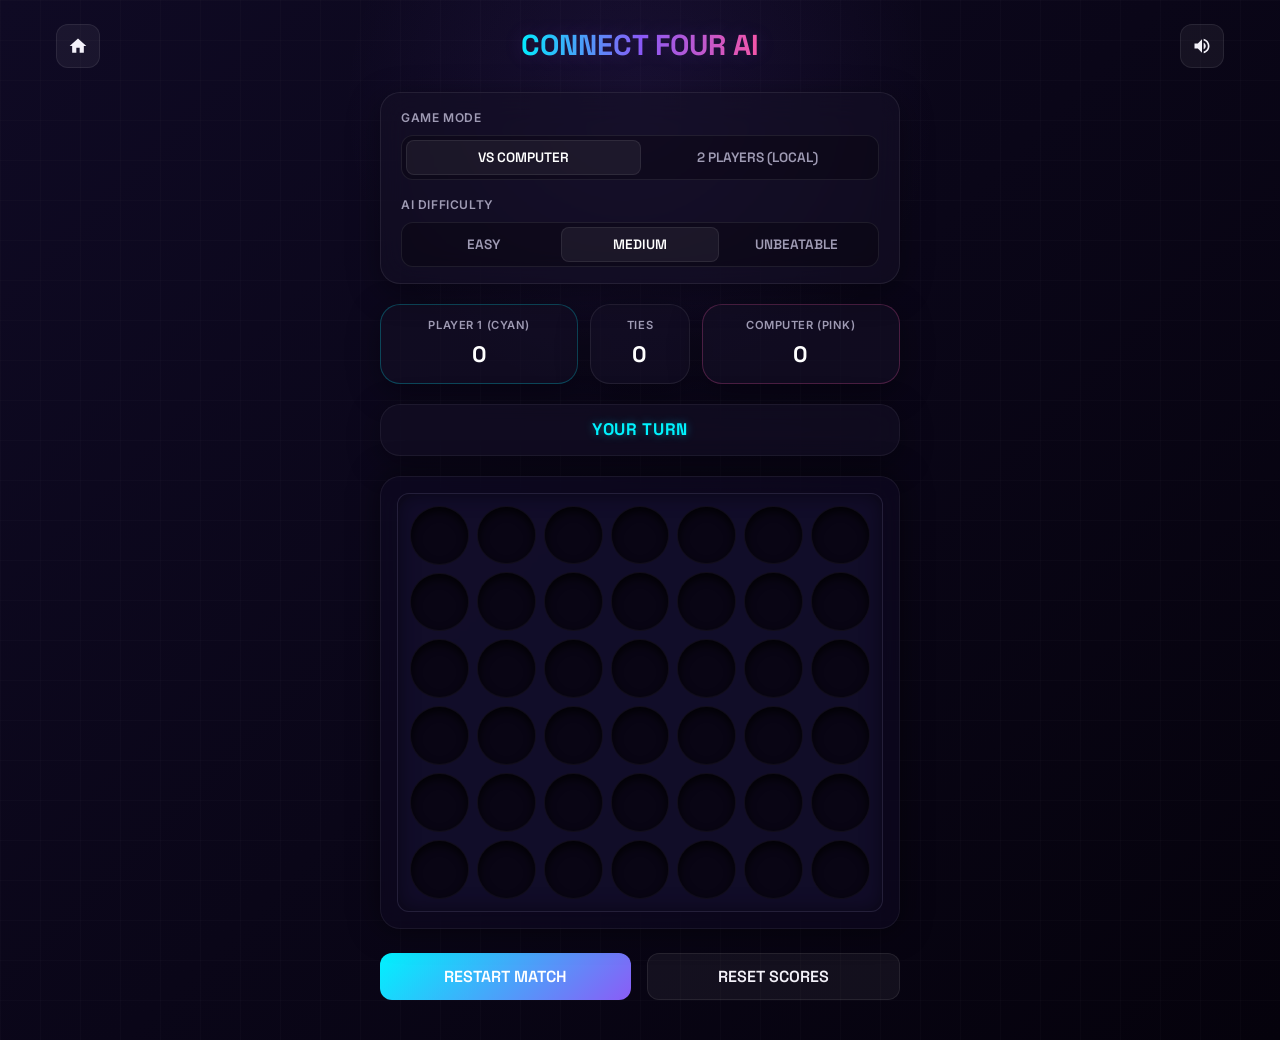
<file: connect4.html>
<!DOCTYPE html>
<html lang="en">
<head>
  <meta charset="UTF-8">
  <meta name="viewport" content="width=device-width, initial-scale=1.0">
  <title>Connect 4 AI - Aman's Arcade</title>
  <meta name="description" content="Play Connect Four in your browser. Play with a friend locally or try to beat our unbeatable Minimax AI. Beautiful neon glow styling and sounds.">
  <link rel="stylesheet" href="style.css">
  <link rel="stylesheet" href="connect4.css">
</head>
<body>

  <!-- Header -->
  <header class="arcade-header">
    <a href="index.html" class="btn-icon" title="Return to Hub">
      <svg viewBox="0 0 24 24">
        <path d="M10 20v-6h4v6h5v-8h3L12 3 2 12h3v8z"/>
      </svg>
    </a>
    <div class="arcade-logo">CONNECT FOUR AI</div>
    <div class="header-controls">
      <button class="btn-icon sound-toggle-btn" title="Mute/Unmute Sounds">
        <!-- SVG will be injected by shared.js -->
      </button>
    </div>
  </header>

  <main class="main-content">
    
    <!-- Settings Group -->
    <section class="game-settings glass-panel fade-in">
      <div class="setting-group">
        <span class="setting-label">Game Mode</span>
        <div class="segmented-control">
          <button id="mode-ai" class="control-btn active">VS COMPUTER</button>
          <button id="mode-pvp" class="control-btn">2 PLAYERS (LOCAL)</button>
        </div>
      </div>
      
      <div class="setting-group" id="difficulty-group">
        <span class="setting-label">AI Difficulty</span>
        <div class="segmented-control">
          <button class="diff-btn" data-diff="easy">EASY</button>
          <button class="diff-btn active" data-diff="medium">MEDIUM</button>
          <button class="diff-btn" data-diff="hard">UNBEATABLE</button>
        </div>
      </div>
    </section>

    <!-- Scoreboard Section -->
    <section class="scoreboard-container fade-in" style="animation-delay: 0.1s;">
      <div class="score-card glass-panel player-x-score">
        <span class="score-label" id="p1-label">PLAYER 1 (CYAN)</span>
        <span class="score-val" id="score-p1">0</span>
      </div>
      <div class="score-card glass-panel ties-score">
        <span class="score-label">TIES</span>
        <span class="score-val" id="score-ties">0</span>
      </div>
      <div class="score-card glass-panel player-o-score">
        <span class="score-label" id="p2-label">COMPUTER (PINK)</span>
        <span class="score-val" id="score-p2">0</span>
      </div>
    </section>

    <!-- Status Banner -->
    <div class="status-banner glass-panel fade-in" style="animation-delay: 0.15s;" id="status-text">
      YOUR TURN
    </div>

    <!-- Game Board Container -->
    <section class="board-container glass-panel fade-in" style="animation-delay: 0.2s;">
      <div class="connect4-board" id="c4-board">
        <!-- 7 interactive column containers, each containing 6 cells -->
        <div class="board-column" data-col="0">
          <div class="board-cell" data-row="5"></div>
          <div class="board-cell" data-row="4"></div>
          <div class="board-cell" data-row="3"></div>
          <div class="board-cell" data-row="2"></div>
          <div class="board-cell" data-row="1"></div>
          <div class="board-cell" data-row="0"></div>
        </div>
        <div class="board-column" data-col="1">
          <div class="board-cell" data-row="5"></div>
          <div class="board-cell" data-row="4"></div>
          <div class="board-cell" data-row="3"></div>
          <div class="board-cell" data-row="2"></div>
          <div class="board-cell" data-row="1"></div>
          <div class="board-cell" data-row="0"></div>
        </div>
        <div class="board-column" data-col="2">
          <div class="board-cell" data-row="5"></div>
          <div class="board-cell" data-row="4"></div>
          <div class="board-cell" data-row="3"></div>
          <div class="board-cell" data-row="2"></div>
          <div class="board-cell" data-row="1"></div>
          <div class="board-cell" data-row="0"></div>
        </div>
        <div class="board-column" data-col="3">
          <div class="board-cell" data-row="5"></div>
          <div class="board-cell" data-row="4"></div>
          <div class="board-cell" data-row="3"></div>
          <div class="board-cell" data-row="2"></div>
          <div class="board-cell" data-row="1"></div>
          <div class="board-cell" data-row="0"></div>
        </div>
        <div class="board-column" data-col="4">
          <div class="board-cell" data-row="5"></div>
          <div class="board-cell" data-row="4"></div>
          <div class="board-cell" data-row="3"></div>
          <div class="board-cell" data-row="2"></div>
          <div class="board-cell" data-row="1"></div>
          <div class="board-cell" data-row="0"></div>
        </div>
        <div class="board-column" data-col="5">
          <div class="board-cell" data-row="5"></div>
          <div class="board-cell" data-row="4"></div>
          <div class="board-cell" data-row="3"></div>
          <div class="board-cell" data-row="2"></div>
          <div class="board-cell" data-row="1"></div>
          <div class="board-cell" data-row="0"></div>
        </div>
        <div class="board-column" data-col="6">
          <div class="board-cell" data-row="5"></div>
          <div class="board-cell" data-row="4"></div>
          <div class="board-cell" data-row="3"></div>
          <div class="board-cell" data-row="2"></div>
          <div class="board-cell" data-row="1"></div>
          <div class="board-cell" data-row="0"></div>
        </div>
      </div>
    </section>

    <!-- Game Actions -->
    <section class="game-actions fade-in" style="animation-delay: 0.25s;">
      <button class="btn-primary" id="btn-restart">RESTART MATCH</button>
      <button class="btn-secondary" id="btn-reset-scores">RESET SCORES</button>
    </section>

  </main>

  <script src="shared.js"></script>
  <script src="connect4.js"></script>
</body>
</html>
</file>
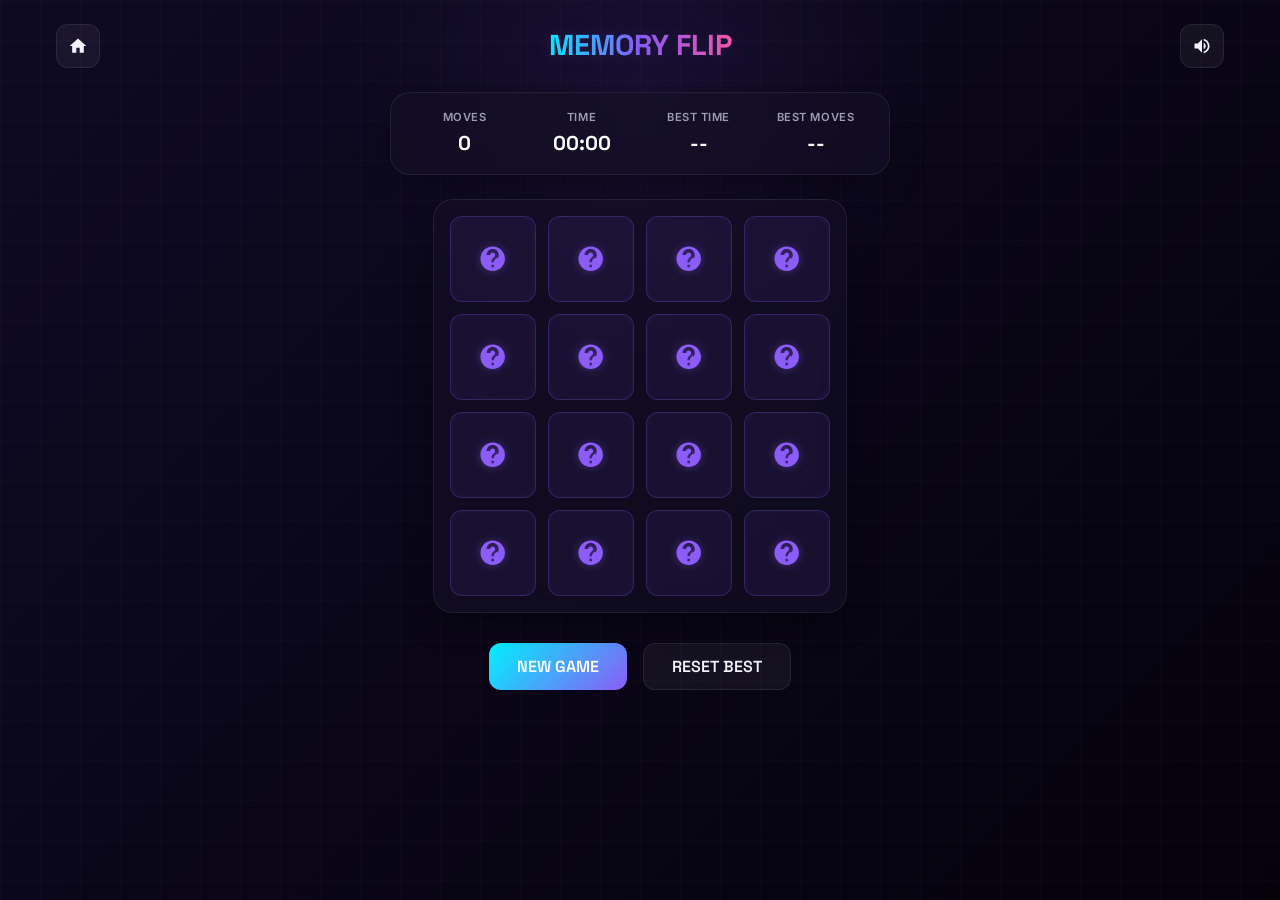
<file: memory.html>
<!DOCTYPE html>
<html lang="en">
<head>
  <meta charset="UTF-8">
  <meta name="viewport" content="width=device-width, initial-scale=1.0">
  <title>Memory Flip - Aman's Arcade</title>
  <meta name="description" content="Match retro arcade pairs in this beautiful 3D Memory Flip game. Sound-enabled, responsive, and keeps track of your best time and moves.">
  <link rel="stylesheet" href="style.css">
  <link rel="stylesheet" href="memory.css">
</head>
<body>

  <!-- Header -->
  <header class="arcade-header">
    <a href="index.html" class="btn-icon" title="Return to Hub">
      <svg viewBox="0 0 24 24">
        <path d="M10 20v-6h4v6h5v-8h3L12 3 2 12h3v8z"/>
      </svg>
    </a>
    <div class="arcade-logo">MEMORY FLIP</div>
    <div class="header-controls">
      <button class="btn-icon sound-toggle-btn" title="Mute/Unmute Sounds">
        <!-- SVG will be injected by shared.js -->
      </button>
    </div>
  </header>

  <main class="main-content">
    
    <!-- HUD Panel -->
    <section class="game-hud glass-panel fade-in">
      <div class="hud-item">
        <span class="hud-label">Moves</span>
        <span class="hud-val" id="hud-moves">0</span>
      </div>
      <div class="hud-item">
        <span class="hud-label">Time</span>
        <span class="hud-val" id="hud-time">00:00</span>
      </div>
      <div class="hud-item">
        <span class="hud-label">Best Time</span>
        <span class="hud-val" id="hud-best-time">--</span>
      </div>
      <div class="hud-item">
        <span class="hud-label">Best Moves</span>
        <span class="hud-val" id="hud-best-moves">--</span>
      </div>
    </section>

    <!-- Card Grid -->
    <section class="grid-container glass-panel fade-in" style="animation-delay: 0.1s;">
      <div class="card-grid" id="card-grid">
        <!-- Cards will be generated dynamically in JS -->
      </div>
    </section>

    <!-- Actions -->
    <section class="game-actions fade-in" style="animation-delay: 0.15s;">
      <button class="btn-primary" id="btn-restart">NEW GAME</button>
      <button class="btn-secondary" id="btn-reset-best">RESET BEST</button>
    </section>

  </main>

  <script src="shared.js"></script>
  <script src="memory.js"></script>
</body>
</html>
</file>
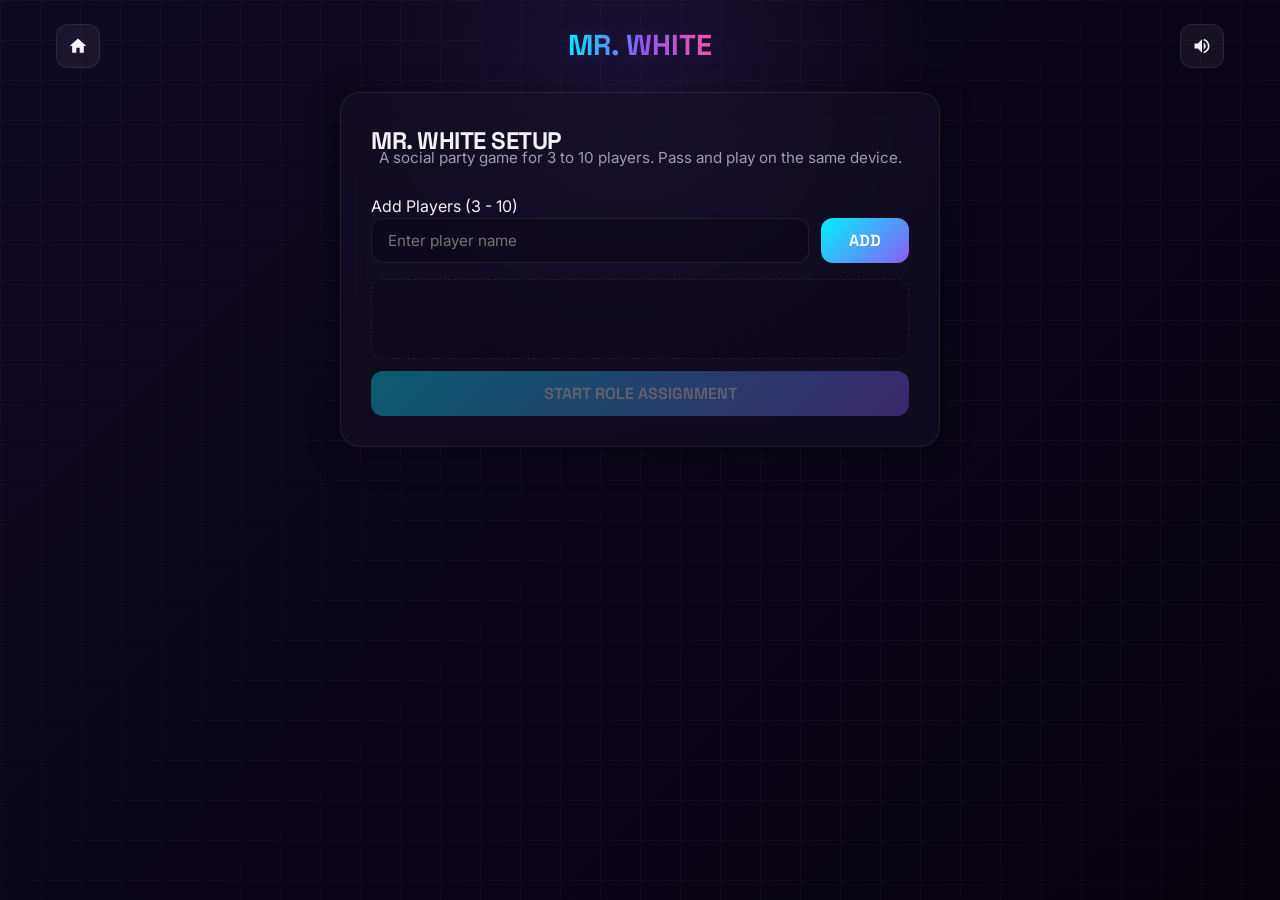
<file: mrwhite.html>
<!DOCTYPE html>
<html lang="en">
<head>
  <meta charset="UTF-8">
  <meta name="viewport" content="width=device-width, initial-scale=1.0">
  <title>Mr. White (Social Game) - Aman's Arcade</title>
  <meta name="description" content="Play Mr. White locally with friends. A pass-and-play social party game of word describing, undercover agents, bluffing, voting, and guessing.">
  <link rel="stylesheet" href="style.css">
  <link rel="stylesheet" href="mrwhite.css">
</head>
<body>

  <!-- Header -->
  <header class="arcade-header">
    <a href="index.html" class="btn-icon" title="Return to Hub">
      <svg viewBox="0 0 24 24">
        <path d="M10 20v-6h4v6h5v-8h3L12 3 2 12h3v8z"/>
      </svg>
    </a>
    <div class="arcade-logo">MR. WHITE</div>
    <div class="header-controls">
      <button class="btn-icon sound-toggle-btn" title="Mute/Unmute Sounds">
        <!-- SVG will be injected by shared.js -->
      </button>
    </div>
  </header>

  <main class="main-content">
    
    <!-- 1. SETUP SCREEN -->
    <section id="setup-screen" class="setup-container glass-panel fade-in">
      <h2>MR. WHITE SETUP</h2>
      <p class="game-subtitle">A social party game for 3 to 10 players. Pass and play on the same device.</p>
      
      <div class="setup-row">
        <label class="setup-label">Add Players (3 - 10)</label>
        <div class="add-player-form">
          <input type="text" id="player-name-input" placeholder="Enter player name" maxlength="12">
          <button class="btn-primary" id="btn-add-player">ADD</button>
        </div>
        <div class="player-list-chips" id="chips-container">
          <!-- Player names tags injected here -->
        </div>
      </div>

      <button class="btn-primary start-game-btn" id="btn-start-assign" disabled>START ROLE ASSIGNMENT</button>
    </section>

    <!-- 2. REVEAL CARD SCREEN (PASS & PLAY) -->
    <section id="reveal-screen" class="reveal-container glass-panel hidden">
      <div class="player-reveal-banner" id="reveal-prompt-user">
        PLAYER 1, TAKE THE DEVICE
      </div>
      
      <!-- Card Flip Wrapper -->
      <div class="card-flipper" id="role-card-flipper">
        <div class="card-front">
          <div class="card-inner-glow">
            <span class="card-question">?</span>
            <p>Tap to reveal your secret word</p>
          </div>
        </div>
        <div class="card-back">
          <div class="card-inner-glow">
            <span class="role-badge" id="card-role-title">CIVILIAN</span>
            <h3 class="role-word" id="card-role-word">APPLE</h3>
            <p class="role-desc" id="card-role-desc">Describe this word in exactly 1 word without giving it away to Mr. White.</p>
          </div>
        </div>
      </div>

      <button class="btn-primary" id="btn-card-action">REVEAL WORD</button>
    </section>

    <!-- 3. GAMEPLAY BOARD -->
    <section id="game-board" class="board-container glass-panel hidden">
      <div class="board-header">
        <h2 id="phase-title">DESCRIBE PHASE</h2>
        <p id="phase-desc">Describe your word in alphabetical order. Keep it brief!</p>
      </div>

      <!-- Turn Order / Surviving list -->
      <div class="survivors-list" id="survivors-container">
        <!-- Player rows -->
      </div>

      <!-- Action buttons -->
      <div class="board-actions" id="board-actions-group">
        <button class="btn-primary" id="btn-go-to-vote">PROCEED TO VOTE</button>
      </div>
    </section>

    <!-- 4. MR. WHITE GUESSING SCREEN -->
    <section id="guess-screen" class="guess-container glass-panel hidden">
      <h2>MR. WHITE IS GUESSING!</h2>
      <p class="game-subtitle">Mr. White has been voted out! But he has a chance to steal the win by guessing the Civilians' word.</p>
      
      <div class="guess-form">
        <span class="guess-label">Select the Civilians' Word:</span>
        <div class="guess-options-grid" id="guess-choices-grid">
          <!-- 4 choice buttons -->
        </div>
      </div>
    </section>

    <!-- 5. END SUMMARY SCREEN -->
    <section id="summary-screen" class="summary-container glass-panel hidden">
      <h2 id="summary-winner-title">CIVILIANS WIN!</h2>
      <div class="summary-details" id="summary-details-box">
        <!-- Roles table -->
      </div>
      <button class="btn-primary" id="btn-mrwhite-restart" style="margin-top: 24px;">PLAY AGAIN</button>
    </section>

  </main>

  <script src="shared.js"></script>
  <script src="mrwhite.js"></script>
</body>
</html>
</file>
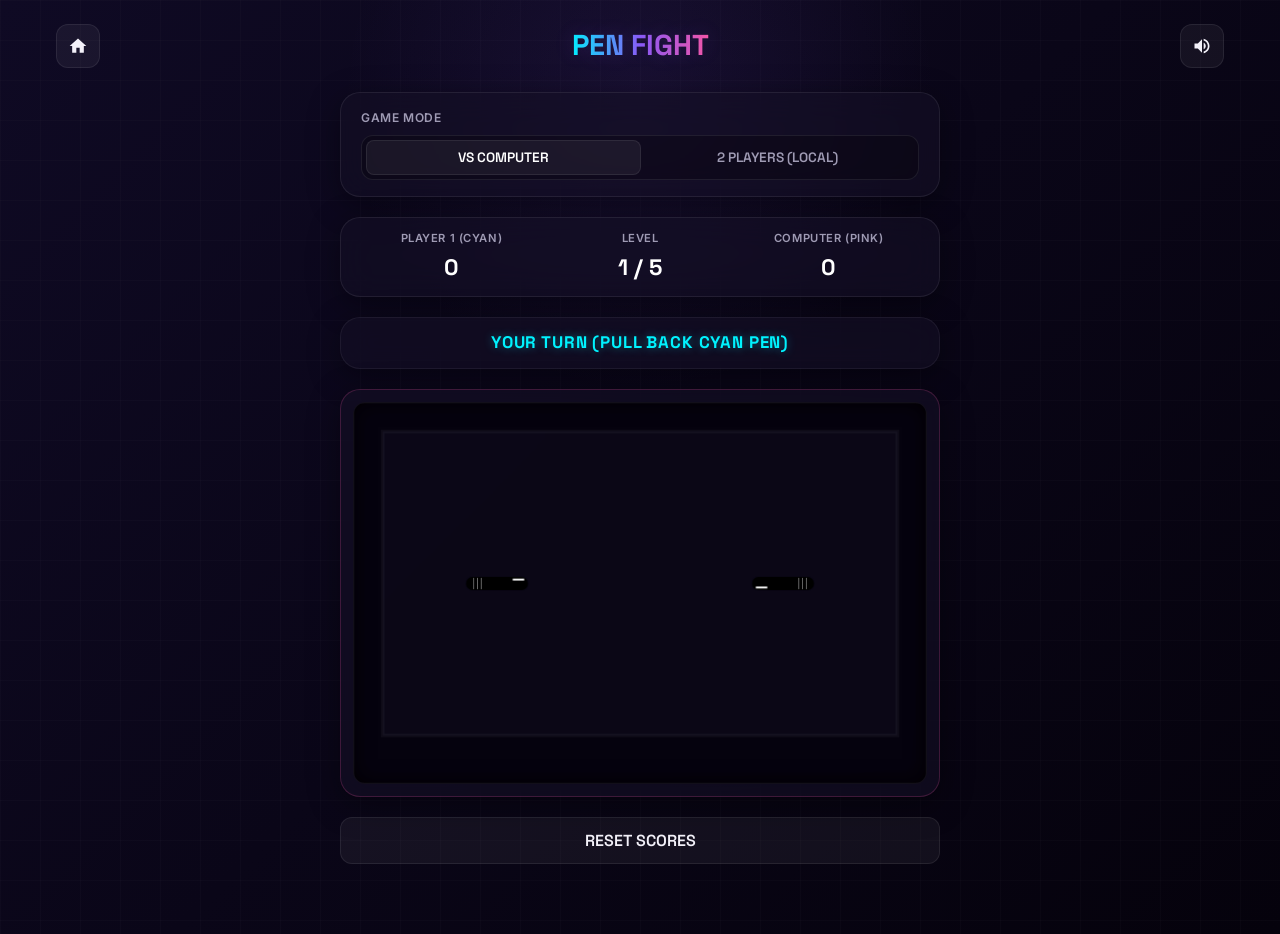
<file: penfight.html>
<!DOCTYPE html>
<html lang="en">
<head>
  <meta charset="UTF-8">
  <meta name="viewport" content="width=device-width, initial-scale=1.0">
  <title>Pen Fight Arena - Aman's Arcade</title>
  <meta name="description" content="Play the retro schoolroom Pen Fight game in your browser. Flick your pen to knock the opponent's pen off the desk. Play local PvP or challenge the AI.">
  <link rel="stylesheet" href="style.css">
  <link rel="stylesheet" href="penfight.css">
</head>
<body>

  <!-- Header -->
  <header class="arcade-header">
    <a href="index.html" class="btn-icon" title="Return to Hub">
      <svg viewBox="0 0 24 24">
        <path d="M10 20v-6h4v6h5v-8h3L12 3 2 12h3v8z"/>
      </svg>
    </a>
    <div class="arcade-logo">PEN FIGHT</div>
    <div class="header-controls">
      <button class="btn-icon sound-toggle-btn" title="Mute/Unmute Sounds">
        <!-- SVG will be injected by shared.js -->
      </button>
    </div>
  </header>

  <main class="main-content">
    
    <!-- Settings Panel -->
    <section class="game-settings glass-panel fade-in">
      <div class="setting-group">
        <span class="setting-label">Game Mode</span>
        <div class="segmented-control">
          <button id="mode-ai" class="control-btn active">VS COMPUTER</button>
          <button id="mode-pvp" class="control-btn">2 PLAYERS (LOCAL)</button>
        </div>
      </div>
    </section>

    <!-- Scoreboard HUD -->
    <section class="scoreboard-container glass-panel fade-in" style="animation-delay: 0.05s;">
      <div class="score-card player-1-score">
        <span class="score-label" id="p1-label">PLAYER 1 (CYAN)</span>
        <span class="score-val" id="score-p1">0</span>
      </div>
      <div class="score-card level-card">
        <span class="score-label">LEVEL</span>
        <span class="score-val" id="hud-level">1 / 5</span>
      </div>
      <div class="score-card player-2-score">
        <span class="score-label" id="p2-label">COMPUTER (PINK)</span>
        <span class="score-val" id="score-p2">0</span>
      </div>
    </section>

    <!-- Status Banner -->
    <div class="status-banner glass-panel fade-in" style="animation-delay: 0.1s;" id="status-text">
      YOUR TURN (FLICK PEN)
    </div>

    <!-- Gameplay Sandbox Area -->
    <section class="board-container glass-panel fade-in" style="animation-delay: 0.15s;">
      <div class="canvas-wrapper">
        <canvas id="pen-canvas" width="600" height="400"></canvas>
        
        <!-- Game Over screen overlay -->
        <div id="game-overlay" class="game-overlay hidden">
          <div class="overlay-content">
            <h2 id="overlay-title">PLAYER 1 WINS!</h2>
            <p id="overlay-desc">Opponent pen fell off the desk!</p>
            <button class="btn-primary" id="btn-overlay-action">RESTART MATCH</button>
          </div>
        </div>
      </div>
    </section>

    <!-- Reset stats button -->
    <section class="game-actions fade-in" style="animation-delay: 0.2s;">
      <button class="btn-secondary" id="btn-reset-scores">RESET SCORES</button>
    </section>

  </main>

  <script src="shared.js"></script>
  <script src="penfight.js"></script>
</body>
</html>
</file>
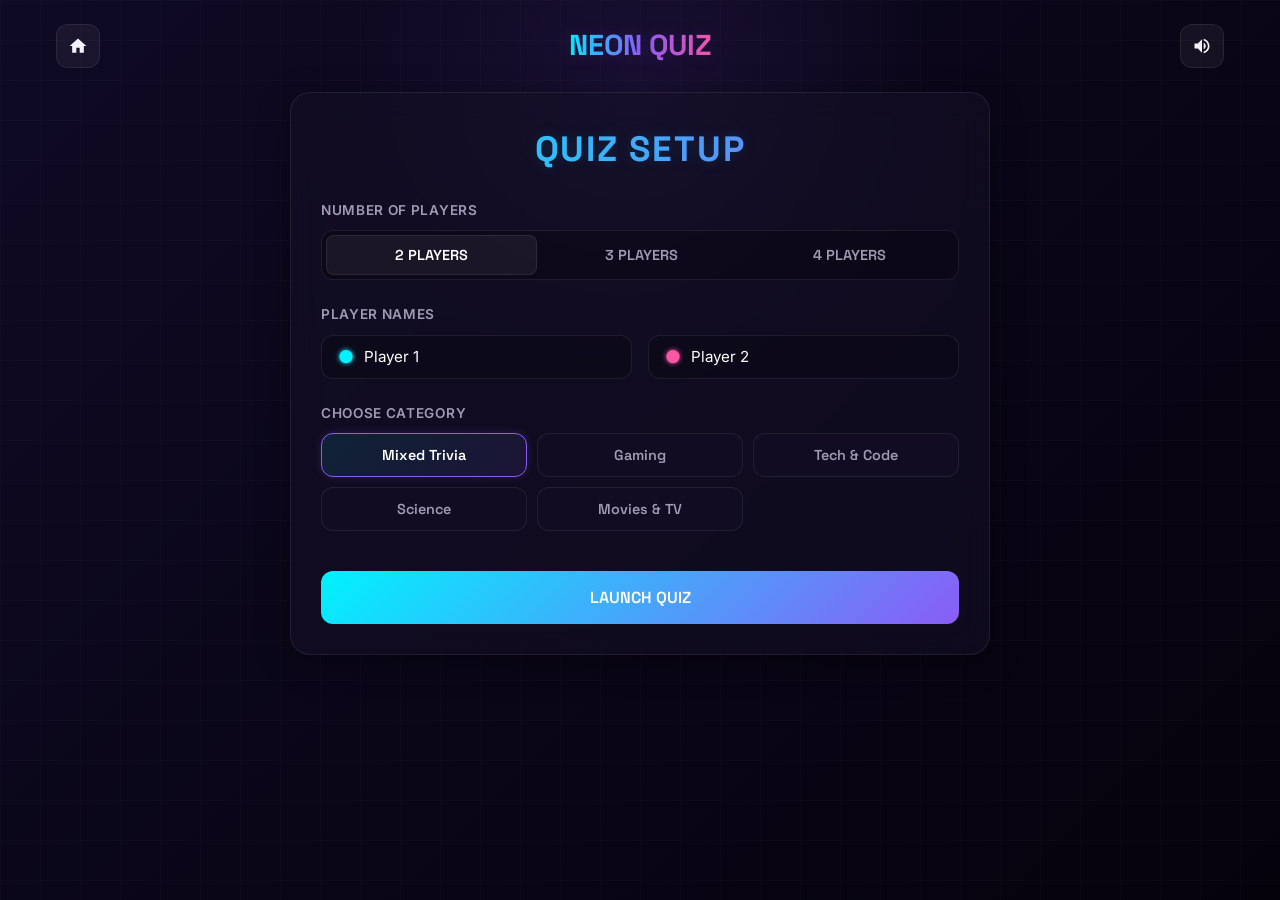
<file: quiz.html>
<!DOCTYPE html>
<html lang="en">
<head>
  <meta charset="UTF-8">
  <meta name="viewport" content="width=device-width, initial-scale=1.0">
  <title>Multiplayer Quiz - Aman's Arcade</title>
  <meta name="description" content="Test your trivia knowledge against friends locally. Multi-player turn-based setup with custom names, categories, and vibrant neon scorecards.">
  <link rel="stylesheet" href="style.css">
  <link rel="stylesheet" href="quiz.css">
</head>
<body>

  <!-- Header -->
  <header class="arcade-header">
    <a href="index.html" class="btn-icon" title="Return to Hub">
      <svg viewBox="0 0 24 24">
        <path d="M10 20v-6h4v6h5v-8h3L12 3 2 12h3v8z"/>
      </svg>
    </a>
    <div class="arcade-logo">NEON QUIZ</div>
    <div class="header-controls">
      <button class="btn-icon sound-toggle-btn" title="Mute/Unmute Sounds">
        <!-- SVG will be injected by shared.js -->
      </button>
    </div>
  </header>

  <main class="main-content">
    
    <!-- 1. SETUP PANEL -->
    <section id="setup-panel" class="setup-container glass-panel fade-in">
      <h2>QUIZ SETUP</h2>
      
      <div class="setup-row">
        <label class="setup-label">Number of Players</label>
        <div class="segmented-control" id="player-count-control">
          <button class="count-btn active" data-count="2">2 PLAYERS</button>
          <button class="count-btn" data-count="3">3 PLAYERS</button>
          <button class="count-btn" data-count="4">4 PLAYERS</button>
        </div>
      </div>

      <div class="setup-row">
        <label class="setup-label">Player Names</label>
        <div class="player-names-grid" id="player-names-inputs">
          <div class="name-input-group" data-player="1">
            <span class="player-indicator p1-dot">●</span>
            <input type="text" value="Player 1" placeholder="P1 Name" maxlength="12">
          </div>
          <div class="name-input-group" data-player="2">
            <span class="player-indicator p2-dot">●</span>
            <input type="text" value="Player 2" placeholder="P2 Name" maxlength="12">
          </div>
          <div class="name-input-group hidden" data-player="3">
            <span class="player-indicator p3-dot">●</span>
            <input type="text" value="Player 3" placeholder="P3 Name" maxlength="12">
          </div>
          <div class="name-input-group hidden" data-player="4">
            <span class="player-indicator p4-dot">●</span>
            <input type="text" value="Player 4" placeholder="P4 Name" maxlength="12">
          </div>
        </div>
      </div>

      <div class="setup-row">
        <label class="setup-label">Choose Category</label>
        <div class="category-grid" id="category-selector">
          <button class="cat-btn active" data-cat="mixed">Mixed Trivia</button>
          <button class="cat-btn" data-cat="gaming">Gaming</button>
          <button class="cat-btn" data-cat="tech">Tech & Code</button>
          <button class="cat-btn" data-cat="science">Science</button>
          <button class="cat-btn" data-cat="movies">Movies & TV</button>
        </div>
      </div>

      <button class="btn-primary start-quiz-btn" id="btn-start-quiz">LAUNCH QUIZ</button>
    </section>

    <!-- 2. GAMEPLAY PANEL -->
    <section id="gameplay-panel" class="gameplay-container hidden">
      <!-- Turn indicator / Question header -->
      <div class="quiz-hud-header glass-panel fade-in">
        <div id="active-player-banner" class="player-turn-banner p1-active">
          PLAYER 1'S TURN
        </div>
        <div class="question-tracker">
          QUESTION <span id="current-question-num">1</span> / <span id="total-questions-num">10</span>
        </div>
      </div>

      <!-- Question Box -->
      <div class="question-box glass-panel fade-in" style="animation-delay: 0.1s;">
        <span class="question-cat" id="question-category">GEOGRAPHY</span>
        <h3 class="question-text" id="question-text">Loading question...</h3>
      </div>

      <!-- Choices Grid -->
      <div class="choices-grid fade-in" style="animation-delay: 0.15s;" id="choices-container">
        <button class="choice-card btn-choice" data-idx="0">
          <span class="choice-letter">A</span>
          <span class="choice-text">Option A</span>
        </button>
        <button class="choice-card btn-choice" data-idx="1">
          <span class="choice-letter">B</span>
          <span class="choice-text">Option B</span>
        </button>
        <button class="choice-card btn-choice" data-idx="2">
          <span class="choice-letter">C</span>
          <span class="choice-text">Option C</span>
        </button>
        <button class="choice-card btn-choice" data-idx="3">
          <span class="choice-letter">D</span>
          <span class="choice-text">Option D</span>
        </button>
      </div>

      <!-- Bottom Scores Panel -->
      <div class="quiz-scores-footer fade-in" style="animation-delay: 0.2s;" id="quiz-scores-board">
        <!-- Player card elements will be generated dynamically -->
      </div>
    </section>

    <!-- 3. RESULTS PANEL -->
    <section id="results-panel" class="results-container glass-panel hidden">
      <h2>QUIZ CHAMPIONS</h2>
      <div class="winner-announcement" id="winner-text">
        PLAYER 1 WINS!
      </div>
      
      <div class="leaderboard-list" id="leaderboard-container">
        <!-- Leaderboard items injected here -->
      </div>

      <button class="btn-primary" id="btn-quiz-restart" style="margin-top: 24px;">PLAY AGAIN</button>
    </section>

  </main>

  <script src="shared.js"></script>
  <script src="quiz.js"></script>
</body>
</html>
</file>
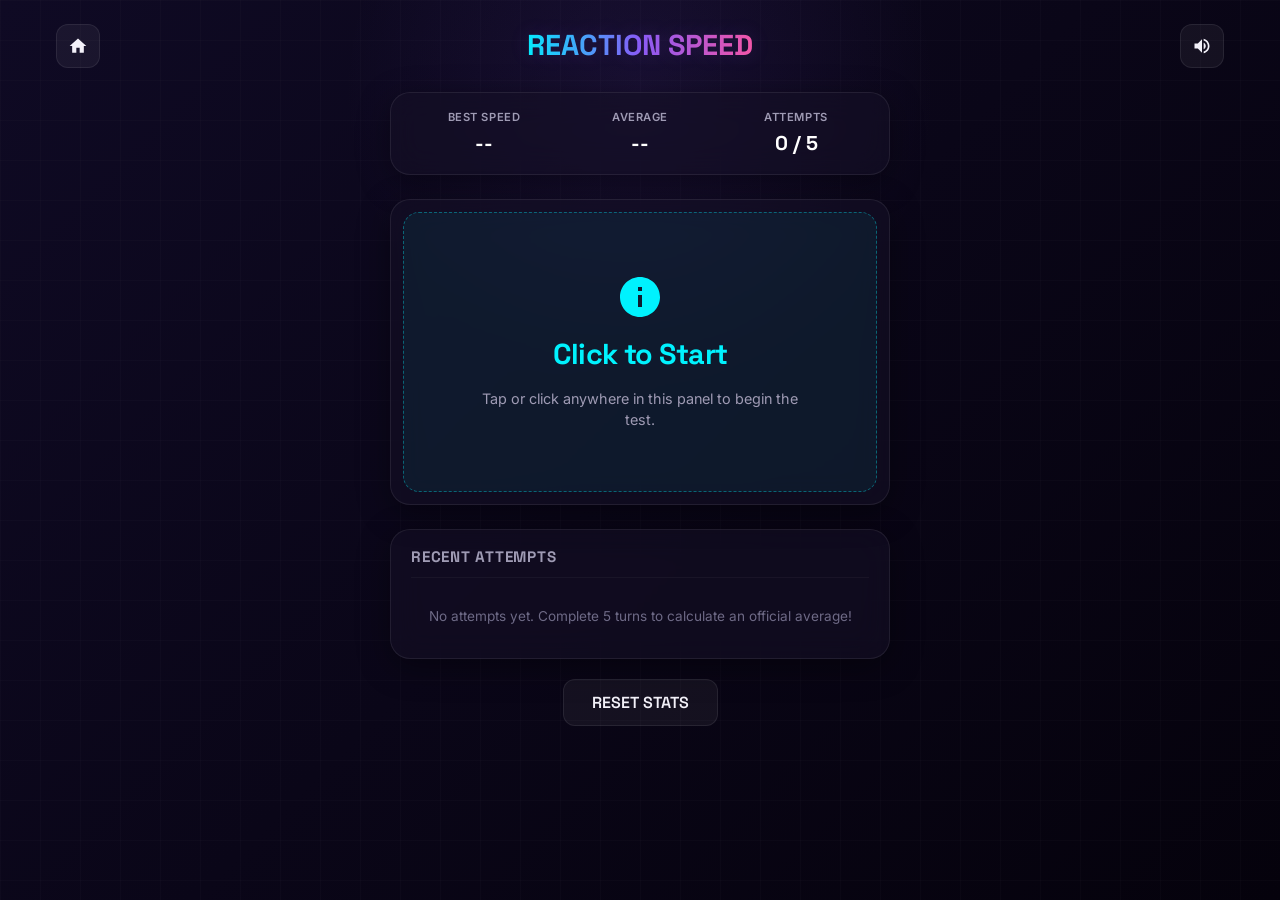
<file: reaction.html>
<!DOCTYPE html>
<html lang="en">
<head>
  <meta charset="UTF-8">
  <meta name="viewport" content="width=device-width, initial-scale=1.0">
  <title>Reaction Speed - Aman's Arcade</title>
  <meta name="description" content="Test your click/tap reaction speed down to the millisecond. Check your average score and personal best. Mobile-friendly and retro styled.">
  <link rel="stylesheet" href="style.css">
  <link rel="stylesheet" href="reaction.css">
</head>
<body>

  <!-- Header -->
  <header class="arcade-header">
    <a href="index.html" class="btn-icon" title="Return to Hub">
      <svg viewBox="0 0 24 24">
        <path d="M10 20v-6h4v6h5v-8h3L12 3 2 12h3v8z"/>
      </svg>
    </a>
    <div class="arcade-logo">REACTION SPEED</div>
    <div class="header-controls">
      <button class="btn-icon sound-toggle-btn" title="Mute/Unmute Sounds">
        <!-- SVG will be injected by shared.js -->
      </button>
    </div>
  </header>

  <main class="main-content">
    
    <!-- HUD Panel -->
    <section class="game-hud glass-panel fade-in">
      <div class="hud-item">
        <span class="hud-label">Best Speed</span>
        <span class="hud-val" id="hud-best-reaction">--</span>
      </div>
      <div class="hud-item">
        <span class="hud-label">Average</span>
        <span class="hud-val" id="hud-avg-reaction">--</span>
      </div>
      <div class="hud-item">
        <span class="hud-label">Attempts</span>
        <span class="hud-val" id="hud-attempts">0 / 5</span>
      </div>
    </section>

    <!-- Tap testing Area -->
    <section class="tap-container glass-panel fade-in" style="animation-delay: 0.1s;">
      <div class="tap-area state-idle" id="tap-area" role="button" tabindex="0">
        <div class="tap-content">
          <!-- Icon -->
          <svg class="tap-icon" viewBox="0 0 24 24" id="tap-icon">
            <path d="M12 2C6.48 2 2 6.48 2 12s4.48 10 10 10 10-4.48 10-10S17.52 2 12 2zm1 15h-2v-6h2v6zm0-8h-2V7h2v2z"/>
          </svg>
          <h2 class="tap-title" id="tap-title">Click to Start</h2>
          <p class="tap-desc" id="tap-desc">Tap or click anywhere in this panel to begin the test.</p>
        </div>
      </div>
    </section>

    <!-- Detailed Logs & Actions -->
    <section class="details-section fade-in" style="animation-delay: 0.15s;">
      
      <!-- Recent attempts panel -->
      <div class="attempts-log glass-panel">
        <h3 class="panel-title">Recent Attempts</h3>
        <div class="log-list" id="log-list">
          <div class="empty-log">No attempts yet. Complete 5 turns to calculate an official average!</div>
        </div>
      </div>

      <div class="reaction-actions">
        <button class="btn-secondary" id="btn-reset-stats">RESET STATS</button>
      </div>

    </section>

  </main>

  <script src="shared.js"></script>
  <script src="reaction.js"></script>
</body>
</html>
</file>
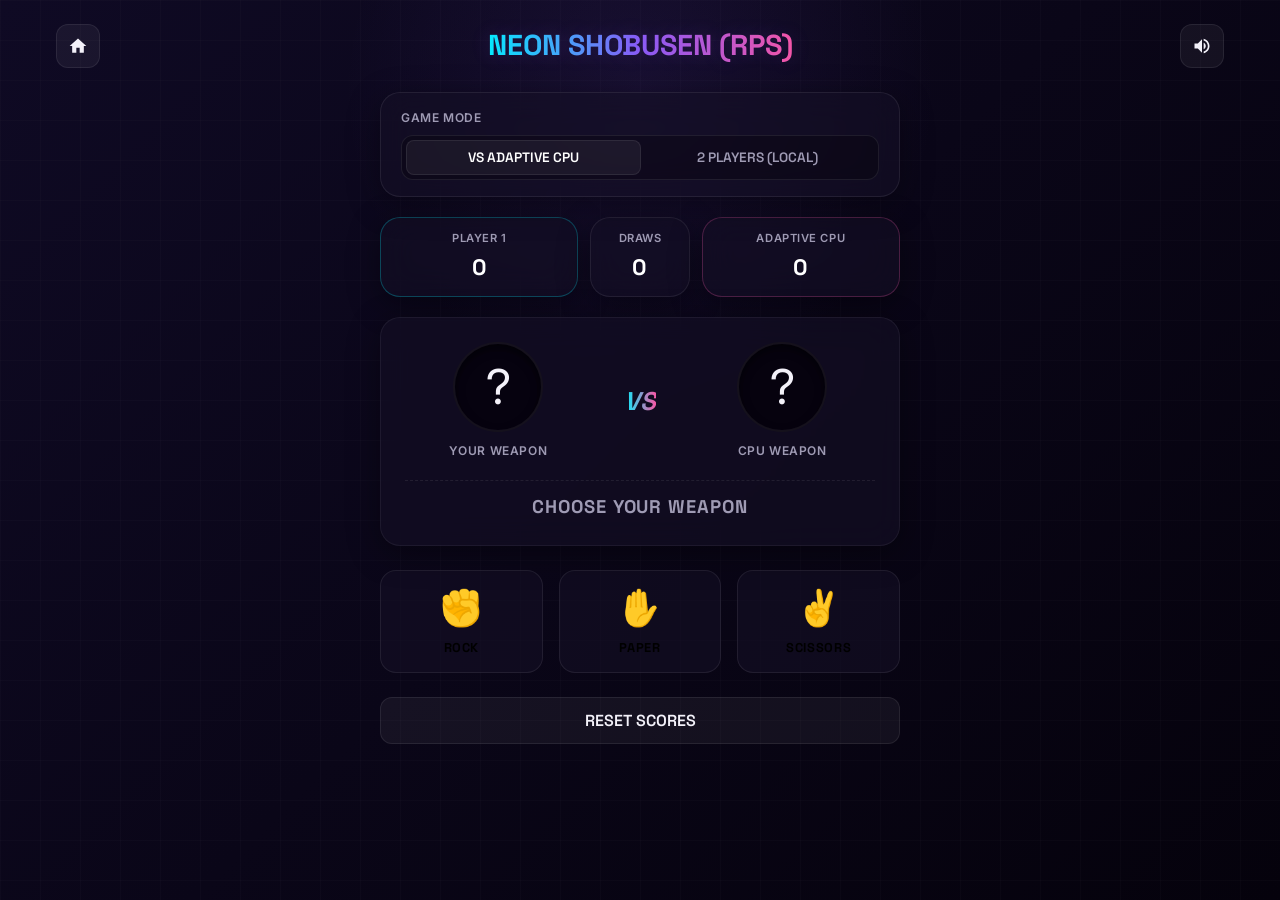
<file: rps.html>
<!DOCTYPE html>
<html lang="en">
<head>
  <meta charset="UTF-8">
  <meta name="viewport" content="width=device-width, initial-scale=1.0">
  <title>Rock Paper Scissors AI - Aman's Arcade</title>
  <meta name="description" content="Play Rock Paper Scissors. Face off against an adaptive AI CPU that predicts your patterns, or play local PvP. Beautiful neon graphics and retro sounds.">
  <link rel="stylesheet" href="style.css">
  <link rel="stylesheet" href="rps.css">
</head>
<body>

  <!-- Header -->
  <header class="arcade-header">
    <a href="index.html" class="btn-icon" title="Return to Hub">
      <svg viewBox="0 0 24 24">
        <path d="M10 20v-6h4v6h5v-8h3L12 3 2 12h3v8z"/>
      </svg>
    </a>
    <div class="arcade-logo">NEON SHOBUSEN (RPS)</div>
    <div class="header-controls">
      <button class="btn-icon sound-toggle-btn" title="Mute/Unmute Sounds">
        <!-- SVG will be injected by shared.js -->
      </button>
    </div>
  </header>

  <main class="main-content">
    
    <!-- Game Mode selector -->
    <section class="game-settings glass-panel fade-in">
      <div class="setting-group">
        <span class="setting-label">Game Mode</span>
        <div class="segmented-control">
          <button id="mode-ai" class="control-btn active">VS ADAPTIVE CPU</button>
          <button id="mode-pvp" class="control-btn">2 PLAYERS (LOCAL)</button>
        </div>
      </div>
    </section>

    <!-- Scoreboard Dashboard -->
    <section class="scoreboard-container fade-in" style="animation-delay: 0.05s;">
      <div class="score-card glass-panel player-1-score">
        <span class="score-label" id="p1-label">PLAYER 1</span>
        <span class="score-val" id="score-p1">0</span>
      </div>
      <div class="score-card glass-panel ties-score">
        <span class="score-label">DRAWS</span>
        <span class="score-val" id="score-ties">0</span>
      </div>
      <div class="score-card glass-panel player-2-score">
        <span class="score-label" id="p2-label">ADAPTIVE CPU</span>
        <span class="score-val" id="score-p2">0</span>
      </div>
    </section>

    <!-- Arena zone (Face-off) -->
    <section class="arena-container glass-panel fade-in" style="animation-delay: 0.1s;">
      
      <!-- Hands Battle Arena -->
      <div class="battle-arena">
        
        <!-- Player 1 Slot -->
        <div class="fighter-slot p1-slot" id="p1-slot">
          <div class="weapon-icon" id="p1-weapon">?</div>
          <span class="slot-label" id="p1-slot-label">P1 Ready</span>
        </div>

        <!-- VS Divider -->
        <div class="vs-divider">VS</div>

        <!-- Player 2 Slot -->
        <div class="fighter-slot p2-slot" id="p2-slot">
          <div class="weapon-icon" id="p2-weapon">?</div>
          <span class="slot-label" id="p2-slot-label">CPU Ready</span>
        </div>

      </div>

      <!-- Result Banner -->
      <div class="result-banner" id="round-result">
        CHOOSE YOUR WEAPON
      </div>

    </section>

    <!-- Choices Grid -->
    <section class="weapons-grid fade-in" style="animation-delay: 0.15s;" id="weapons-choices">
      <button class="weapon-card r-card" data-weapon="rock">
        <div class="card-icon">✊</div>
        <span class="card-title">ROCK</span>
      </button>
      <button class="weapon-card p-card" data-weapon="paper">
        <div class="card-icon">✋</div>
        <span class="card-title">PAPER</span>
      </button>
      <button class="weapon-card s-card" data-weapon="scissors">
        <div class="card-icon">✌️</div>
        <span class="card-title">SCISSORS</span>
      </button>
    </section>

    <!-- Actions -->
    <section class="game-actions fade-in" style="animation-delay: 0.2s;">
      <button class="btn-secondary" id="btn-reset-scores">RESET SCORES</button>
    </section>

  </main>

  <script src="shared.js"></script>
  <script src="rps.js"></script>
</body>
</html>
</file>
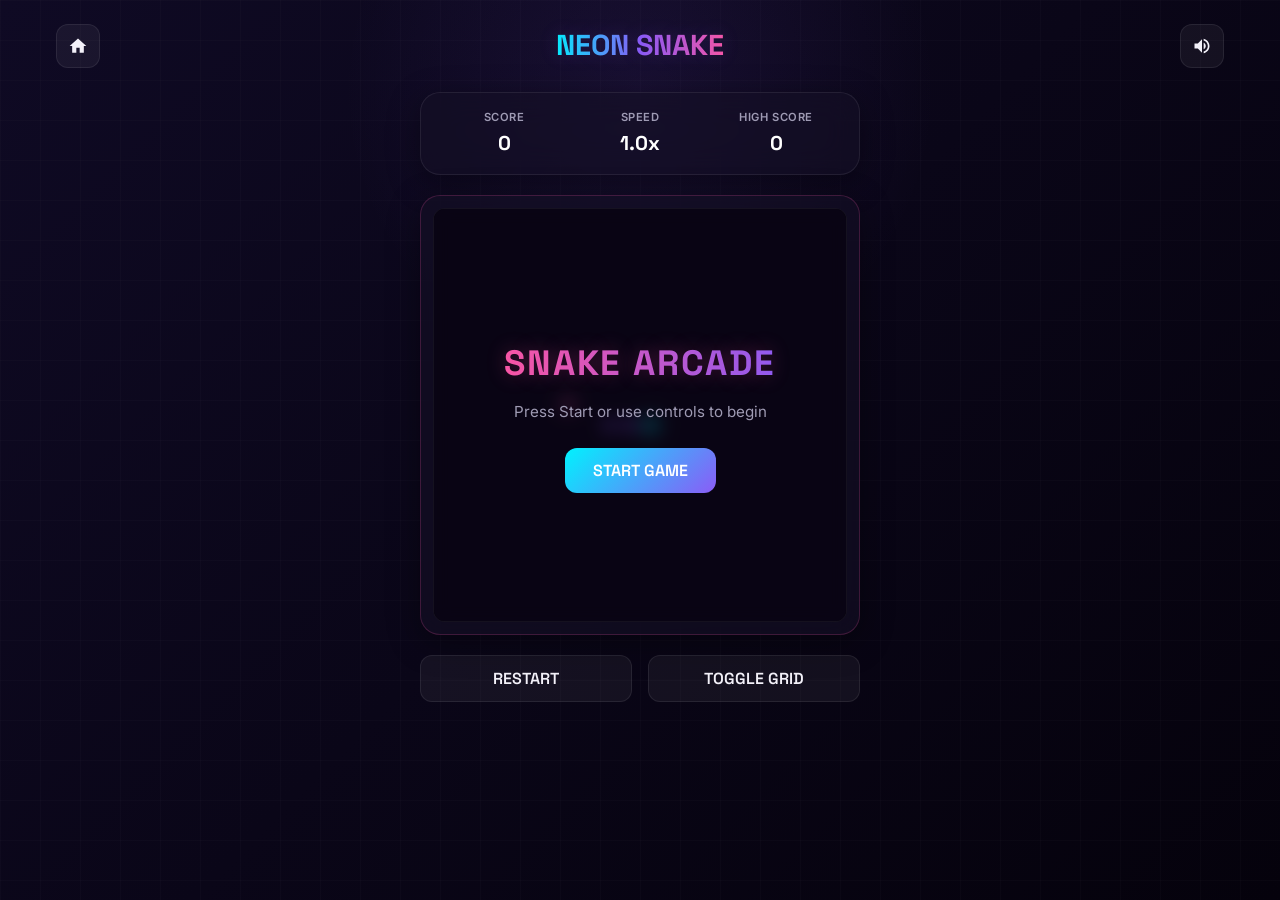
<file: snake.html>
<!DOCTYPE html>
<html lang="en">
<head>
  <meta charset="UTF-8">
  <meta name="viewport" content="width=device-width, initial-scale=1.0">
  <title>Neon Snake - Aman's Arcade</title>
  <meta name="description" content="Play retro neon Snake. Avoid walls, eat glowing food, score points, and experience beautiful particle effects in your browser. Mobile responsive.">
  <link rel="stylesheet" href="style.css">
  <link rel="stylesheet" href="snake.css">
</head>
<body>

  <!-- Header -->
  <header class="arcade-header">
    <a href="index.html" class="btn-icon" title="Return to Hub">
      <svg viewBox="0 0 24 24">
        <path d="M10 20v-6h4v6h5v-8h3L12 3 2 12h3v8z"/>
      </svg>
    </a>
    <div class="arcade-logo">NEON SNAKE</div>
    <div class="header-controls">
      <button class="btn-icon sound-toggle-btn" title="Mute/Unmute Sounds">
        <!-- SVG will be injected by shared.js -->
      </button>
    </div>
  </header>

  <main class="main-content">
    
    <!-- Scoreboard -->
    <section class="game-hud glass-panel fade-in">
      <div class="hud-item">
        <span class="hud-label">SCORE</span>
        <span class="hud-val" id="current-score">0</span>
      </div>
      <div class="hud-item">
        <span class="hud-label">SPEED</span>
        <span class="hud-val" id="snake-speed">1x</span>
      </div>
      <div class="hud-item">
        <span class="hud-label">HIGH SCORE</span>
        <span class="hud-val" id="high-score">0</span>
      </div>
    </section>

    <!-- Game Board -->
    <section class="board-container glass-panel fade-in" style="animation-delay: 0.1s;">
      <div class="canvas-wrapper">
        <canvas id="game-canvas" width="400" height="400"></canvas>
        <div id="game-overlay" class="game-overlay">
          <div class="overlay-content">
            <h2 id="overlay-title">SNAKE ARCADE</h2>
            <p id="overlay-desc">Press Start or use controls to begin</p>
            <button class="btn-primary" id="btn-start">START GAME</button>
          </div>
        </div>
      </div>
    </section>

    <!-- Mobile Virtual Controls -->
    <section class="virtual-controls fade-in" style="animation-delay: 0.15s;">
      <button class="ctrl-btn up" id="ctrl-up" aria-label="Up">▲</button>
      <button class="ctrl-btn left" id="ctrl-left" aria-label="Left">◀</button>
      <button class="ctrl-btn right" id="ctrl-right" aria-label="Right">▶</button>
      <button class="ctrl-btn down" id="ctrl-down" aria-label="Down">▼</button>
    </section>

    <!-- Actions -->
    <section class="game-actions fade-in" style="animation-delay: 0.2s;">
      <button class="btn-secondary" id="btn-restart">RESTART</button>
      <button class="btn-secondary" id="btn-toggle-grid">TOGGLE GRID</button>
    </section>

  </main>

  <script src="shared.js"></script>
  <script src="snake.js"></script>
</body>
</html>
</file>
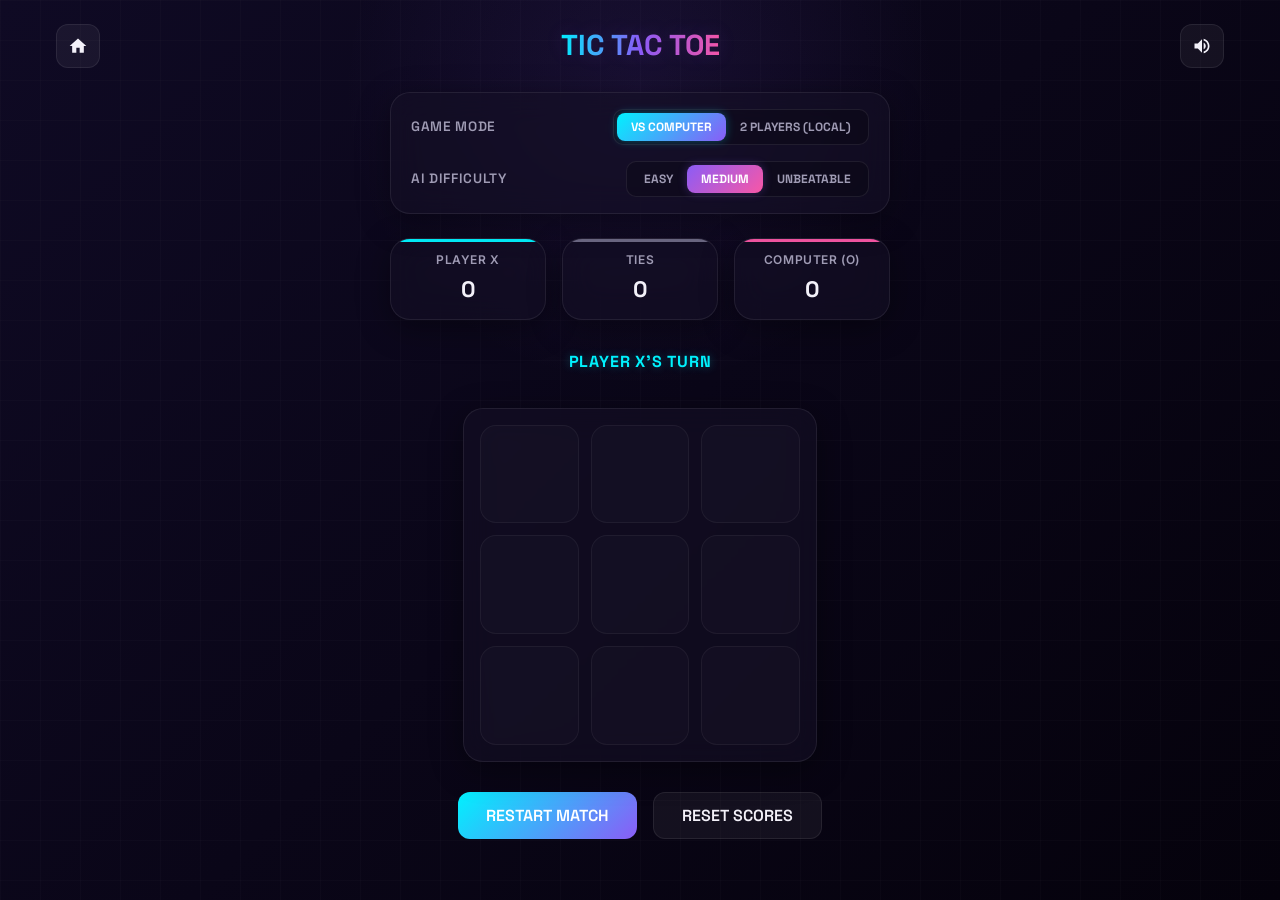
<file: tictactoe.html>
<!DOCTYPE html>
<html lang="en">
<head>
  <meta charset="UTF-8">
  <meta name="viewport" content="width=device-width, initial-scale=1.0">
  <title>Tic Tac Toe - Aman's Arcade</title>
  <meta name="description" content="Play classic Tic Tac Toe in your browser. Play local PvP or challenge our smart Minimax AI. Free, responsive, and neon glassmorphic styled.">
  <link rel="stylesheet" href="style.css">
  <link rel="stylesheet" href="tictactoe.css">
</head>
<body>

  <!-- Header -->
  <header class="arcade-header">
    <a href="index.html" class="btn-icon" title="Return to Hub">
      <svg viewBox="0 0 24 24">
        <path d="M10 20v-6h4v6h5v-8h3L12 3 2 12h3v8z"/>
      </svg>
    </a>
    <div class="arcade-logo">TIC TAC TOE</div>
    <div class="header-controls">
      <button class="btn-icon sound-toggle-btn" title="Mute/Unmute Sounds">
        <!-- SVG will be injected by shared.js -->
      </button>
    </div>
  </header>

  <main class="main-content">
    
    <!-- Controls Section -->
    <section class="game-settings glass-panel fade-in">
      <div class="setting-group">
        <span class="setting-label">Game Mode</span>
        <div class="segmented-control">
          <button id="mode-ai" class="control-btn active">VS COMPUTER</button>
          <button id="mode-pvp" class="control-btn">2 PLAYERS (LOCAL)</button>
        </div>
      </div>
      
      <div class="setting-group" id="difficulty-group">
        <span class="setting-label">AI Difficulty</span>
        <div class="segmented-control">
          <button class="diff-btn" data-diff="easy">EASY</button>
          <button class="diff-btn active" data-diff="medium">MEDIUM</button>
          <button class="diff-btn" data-diff="hard">UNBEATABLE</button>
        </div>
      </div>
    </section>

    <!-- Scoreboard Section -->
    <section class="scoreboard-container fade-in" style="animation-delay: 0.1s;">
      <div class="score-card glass-panel player-x-score">
        <span class="score-label" id="p1-label">PLAYER X</span>
        <span class="score-val" id="score-x">0</span>
      </div>
      <div class="score-card glass-panel ties-score">
        <span class="score-label">TIES</span>
        <span class="score-val" id="score-ties">0</span>
      </div>
      <div class="score-card glass-panel player-o-score">
        <span class="score-label" id="p2-label">COMPUTER (O)</span>
        <span class="score-val" id="score-o">0</span>
      </div>
    </section>

    <!-- Status Banner -->
    <div class="status-banner glass-panel fade-in" style="animation-delay: 0.15s;" id="status-text">
      YOUR TURN (X)
    </div>

    <!-- Game Board -->
    <section class="board-container glass-panel fade-in" style="animation-delay: 0.2s;">
      <div class="game-board" id="board">
        <button class="board-cell" data-index="0" aria-label="Cell 1"></button>
        <button class="board-cell" data-index="1" aria-label="Cell 2"></button>
        <button class="board-cell" data-index="2" aria-label="Cell 3"></button>
        <button class="board-cell" data-index="3" aria-label="Cell 4"></button>
        <button class="board-cell" data-index="4" aria-label="Cell 5"></button>
        <button class="board-cell" data-index="5" aria-label="Cell 6"></button>
        <button class="board-cell" data-index="6" aria-label="Cell 7"></button>
        <button class="board-cell" data-index="7" aria-label="Cell 8"></button>
        <button class="board-cell" data-index="8" aria-label="Cell 9"></button>
      </div>
    </section>

    <!-- Actions -->
    <section class="game-actions fade-in" style="animation-delay: 0.25s;">
      <button class="btn-primary" id="btn-restart">RESTART MATCH</button>
      <button class="btn-secondary" id="btn-reset-scores">RESET SCORES</button>
    </section>

  </main>

  <script src="shared.js"></script>
  <script src="tictactoe.js"></script>
</body>
</html>
</file>
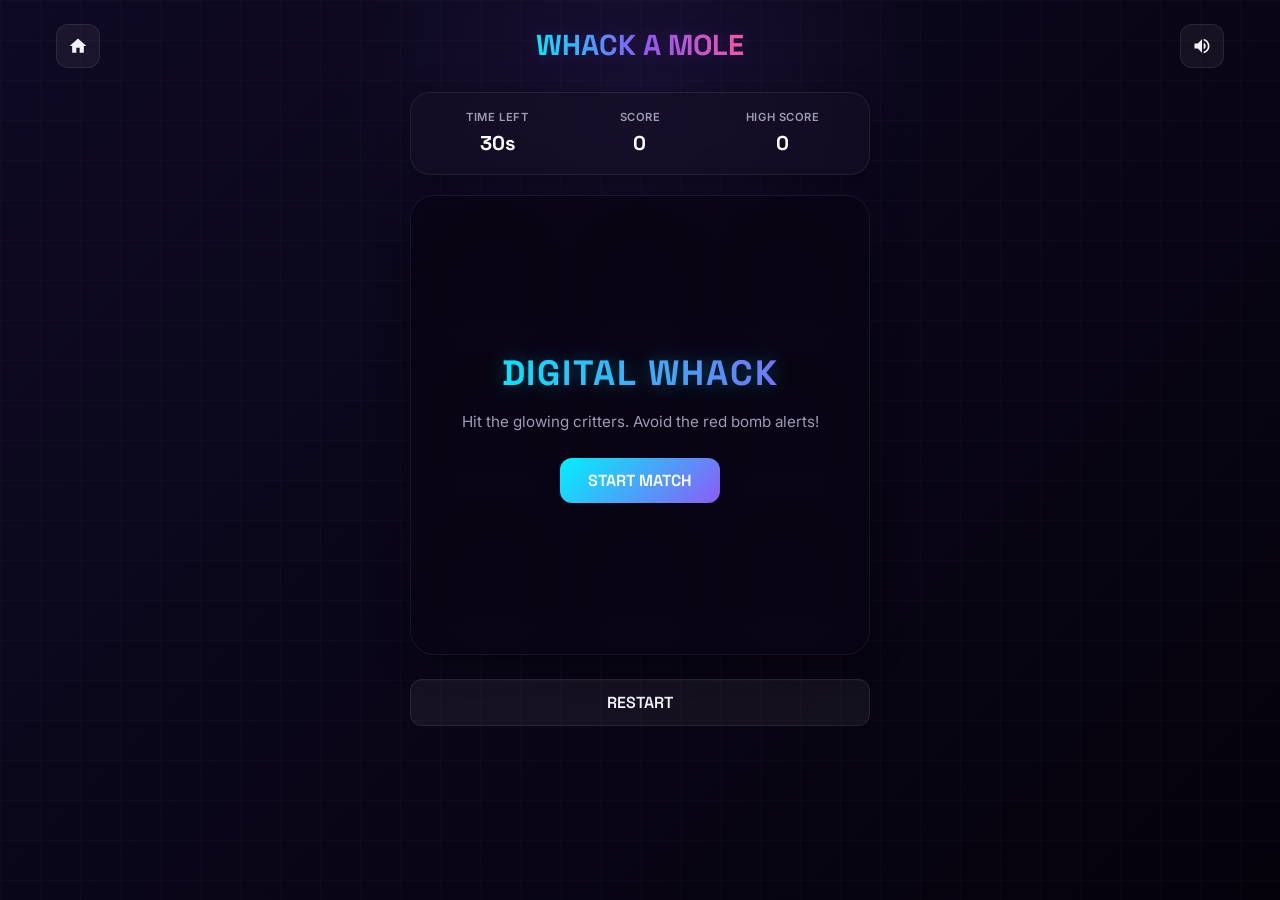
<file: whackamole.html>
<!DOCTYPE html>
<html lang="en">
<head>
  <meta charset="UTF-8">
  <meta name="viewport" content="width=device-width, initial-scale=1.0">
  <title>Whack-A-Mole - Aman's Arcade</title>
  <meta name="description" content="Test your reflexes in Whack-A-Mole. Whack glowing digital moles, score points, avoid bomb hazards, and chase the high score in this neon arcade game.">
  <link rel="stylesheet" href="style.css">
  <link rel="stylesheet" href="whackamole.css">
</head>
<body>

  <!-- Header -->
  <header class="arcade-header">
    <a href="index.html" class="btn-icon" title="Return to Hub">
      <svg viewBox="0 0 24 24">
        <path d="M10 20v-6h4v6h5v-8h3L12 3 2 12h3v8z"/>
      </svg>
    </a>
    <div class="arcade-logo">WHACK A MOLE</div>
    <div class="header-controls">
      <button class="btn-icon sound-toggle-btn" title="Mute/Unmute Sounds">
        <!-- SVG will be injected by shared.js -->
      </button>
    </div>
  </header>

  <main class="main-content">
    
    <!-- HUD Dashboard -->
    <section class="game-hud glass-panel fade-in">
      <div class="hud-item">
        <span class="hud-label">TIME LEFT</span>
        <span class="hud-val" id="time-left">30s</span>
      </div>
      <div class="hud-item">
        <span class="hud-label">SCORE</span>
        <span class="hud-val" id="current-score">0</span>
      </div>
      <div class="hud-item">
        <span class="hud-label">HIGH SCORE</span>
        <span class="hud-val" id="high-score">0</span>
      </div>
    </section>

    <!-- Mole Grid Container -->
    <section class="grid-container glass-panel fade-in" style="animation-delay: 0.1s;">
      <div class="mole-grid" id="mole-grid">
        <!-- 9 interactive holes -->
        <div class="mole-hole" data-idx="0">
          <div class="mole"></div>
          <div class="hole-rim"></div>
        </div>
        <div class="mole-hole" data-idx="1">
          <div class="mole"></div>
          <div class="hole-rim"></div>
        </div>
        <div class="mole-hole" data-idx="2">
          <div class="mole"></div>
          <div class="hole-rim"></div>
        </div>
        <div class="mole-hole" data-idx="3">
          <div class="mole"></div>
          <div class="hole-rim"></div>
        </div>
        <div class="mole-hole" data-idx="4">
          <div class="mole"></div>
          <div class="hole-rim"></div>
        </div>
        <div class="mole-hole" data-idx="5">
          <div class="mole"></div>
          <div class="hole-rim"></div>
        </div>
        <div class="mole-hole" data-idx="6">
          <div class="mole"></div>
          <div class="hole-rim"></div>
        </div>
        <div class="mole-hole" data-idx="7">
          <div class="mole"></div>
          <div class="hole-rim"></div>
        </div>
        <div class="mole-hole" data-idx="8">
          <div class="mole"></div>
          <div class="hole-rim"></div>
        </div>
      </div>
      
      <!-- Start/Game Over Overlay -->
      <div id="game-overlay" class="game-overlay">
        <div class="overlay-content">
          <h2 id="overlay-title">DIGITAL WHACK</h2>
          <p id="overlay-desc">Hit the glowing critters. Avoid the red bomb alerts!</p>
          <button class="btn-primary" id="btn-start">START MATCH</button>
        </div>
      </div>
    </section>

    <!-- Actions -->
    <section class="game-actions fade-in" style="animation-delay: 0.15s;">
      <button class="btn-secondary" id="btn-restart">RESTART</button>
    </section>

  </main>

  <script src="shared.js"></script>
  <script src="whackamole.js"></script>
</body>
</html>
</file>
<file: style.css>
@import url('https://fonts.googleapis.com/css2?family=Inter:wght@300;400;500;600;700&family=Space+Grotesk:wght@400;500;600;700&display=swap');

/* --- Design Tokens --- */
:root {
  --bg-color-1: #0f0a24;
  --bg-color-2: #05020c;
  --panel-bg: rgba(20, 15, 38, 0.6);
  --panel-border: rgba(255, 255, 255, 0.08);
  --panel-border-hover: rgba(255, 255, 255, 0.15);
  
  --text-main: #f3f1f9;
  --text-muted: #9f9bb4;
  --text-dim: #6e6a86;

  /* Neon Glow Palettes */
  --accent-cyan: #00f2fe;
  --accent-cyan-rgb: 0, 242, 254;
  --accent-pink: #f857a6;
  --accent-pink-rgb: 248, 87, 166;
  --accent-purple: #8b5cf6;
  --accent-purple-rgb: 139, 92, 246;
  --accent-green: #10b981;
  --accent-green-rgb: 16, 185, 129;
  --accent-yellow: #f59e0b;
  --accent-yellow-rgb: 245, 158, 11;
  
  /* Font Families */
  --font-heading: 'Space Grotesk', sans-serif;
  --font-body: 'Inter', sans-serif;
  
  /* Shadows */
  --shadow-sm: 0 4px 6px rgba(0, 0, 0, 0.1);
  --shadow-md: 0 8px 24px rgba(0, 0, 0, 0.2);
  --shadow-lg: 0 16px 40px rgba(0, 0, 0, 0.4);
  --glass-shadow: 0 8px 32px 0 rgba(0, 0, 0, 0.37);

  /* Transitions */
  --transition-fast: 0.2s cubic-bezier(0.4, 0, 0.2, 1);
  --transition-normal: 0.3s cubic-bezier(0.4, 0, 0.2, 1);
  --transition-slow: 0.5s cubic-bezier(0.4, 0, 0.2, 1);
}

/* --- Base Resets & Layout --- */
* {
  box-sizing: border-box;
  margin: 0;
  padding: 0;
  -webkit-tap-highlight-color: transparent;
}

body {
  font-family: var(--font-body);
  background: linear-gradient(135deg, var(--bg-color-1) 0%, var(--bg-color-2) 100%);
  color: var(--text-main);
  min-height: 100vh;
  display: flex;
  flex-direction: column;
  align-items: center;
  overflow-x: hidden;
  position: relative;
  line-height: 1.5;
}

/* Decorative Background Grid/Glows */
body::before {
  content: "";
  position: absolute;
  top: 0;
  left: 0;
  width: 100%;
  height: 100%;
  background-image: 
    linear-gradient(rgba(255, 255, 255, 0.015) 1px, transparent 1px),
    linear-gradient(90deg, rgba(255, 255, 255, 0.015) 1px, transparent 1px);
  background-size: 40px 40px;
  pointer-events: none;
  z-index: 0;
}

body::after {
  content: "";
  position: absolute;
  top: 10%;
  left: 50%;
  transform: translate(-50%, -50%);
  width: 600px;
  height: 600px;
  background: radial-gradient(circle, rgba(139, 92, 246, 0.1) 0%, rgba(0, 0, 0, 0) 70%);
  pointer-events: none;
  z-index: 0;
}

/* --- Typography --- */
h1, h2, h3, h4, h5, h6 {
  font-family: var(--font-heading);
  font-weight: 700;
  letter-spacing: -0.02em;
}

a {
  color: inherit;
  text-decoration: none;
}

/* --- Reusable Components --- */

/* Glassmorphism Containers */
.glass-panel {
  background: var(--panel-bg);
  backdrop-filter: blur(16px);
  -webkit-backdrop-filter: blur(16px);
  border: 1px solid var(--panel-border);
  border-radius: 20px;
  box-shadow: var(--glass-shadow);
  transition: border-color var(--transition-normal), box-shadow var(--transition-normal), transform var(--transition-normal);
  z-index: 1;
}

.glass-panel:hover {
  border-color: var(--panel-border-hover);
}

/* Interactive Navigation Bar */
.arcade-header {
  width: 100%;
  max-width: 1200px;
  padding: 24px 16px;
  display: flex;
  justify-content: space-between;
  align-items: center;
  z-index: 10;
}

.arcade-logo {
  font-family: var(--font-heading);
  font-size: 1.8rem;
  font-weight: 700;
  background: linear-gradient(90deg, var(--accent-cyan) 0%, var(--accent-purple) 50%, var(--accent-pink) 100%);
  -webkit-background-clip: text;
  -webkit-text-fill-color: transparent;
  display: flex;
  align-items: center;
  gap: 10px;
  text-shadow: 0 0 20px rgba(139, 92, 246, 0.2);
}

.arcade-logo svg {
  width: 28px;
  height: 28px;
  fill: var(--accent-cyan);
  filter: drop-shadow(0 0 8px rgba(0, 242, 254, 0.6));
  animation: logo-spin 10s linear infinite;
}

.header-controls {
  display: flex;
  align-items: center;
  gap: 12px;
}

/* Icon Buttons */
.btn-icon {
  background: rgba(255, 255, 255, 0.05);
  border: 1px solid var(--panel-border);
  color: var(--text-main);
  border-radius: 12px;
  width: 44px;
  height: 44px;
  display: flex;
  align-items: center;
  justify-content: center;
  cursor: pointer;
  transition: all var(--transition-fast);
  outline: none;
}

.btn-icon:hover {
  background: rgba(255, 255, 255, 0.1);
  border-color: var(--text-muted);
  transform: translateY(-2px);
}

.btn-icon svg {
  width: 20px;
  height: 20px;
  fill: currentColor;
}

/* Premium Buttons */
.btn-primary {
  position: relative;
  font-family: var(--font-heading);
  font-weight: 600;
  font-size: 1rem;
  padding: 12px 28px;
  background: transparent;
  color: #fff;
  border: none;
  border-radius: 12px;
  cursor: pointer;
  overflow: hidden;
  transition: all var(--transition-fast);
  display: inline-flex;
  align-items: center;
  justify-content: center;
  gap: 8px;
  outline: none;
  z-index: 1;
}

.btn-primary::before {
  content: "";
  position: absolute;
  top: 0;
  left: 0;
  width: 100%;
  height: 100%;
  background: linear-gradient(135deg, var(--accent-cyan) 0%, var(--accent-purple) 100%);
  z-index: -1;
  transition: opacity var(--transition-normal);
}

.btn-primary::after {
  content: "";
  position: absolute;
  top: 0;
  left: 0;
  width: 100%;
  height: 100%;
  background: linear-gradient(135deg, var(--accent-purple) 0%, var(--accent-pink) 100%);
  z-index: -1;
  opacity: 0;
  transition: opacity var(--transition-normal);
}

.btn-primary:hover {
  transform: translateY(-2px);
  box-shadow: 0 0 20px rgba(0, 242, 254, 0.4);
}

.btn-primary:hover::after {
  opacity: 1;
}

.btn-primary:active {
  transform: translateY(1px);
}

.btn-secondary {
  font-family: var(--font-heading);
  font-weight: 600;
  font-size: 1rem;
  padding: 12px 28px;
  background: rgba(255, 255, 255, 0.05);
  color: var(--text-main);
  border: 1px solid var(--panel-border);
  border-radius: 12px;
  cursor: pointer;
  transition: all var(--transition-fast);
  display: inline-flex;
  align-items: center;
  justify-content: center;
  gap: 8px;
  outline: none;
}

.btn-secondary:hover {
  background: rgba(255, 255, 255, 0.1);
  border-color: rgba(255, 255, 255, 0.2);
  transform: translateY(-2px);
}

.btn-secondary:active {
  transform: translateY(1px);
}

/* Main Container Layouts */
.main-content {
  width: 100%;
  max-width: 1200px;
  padding: 0 16px 40px;
  display: flex;
  flex-direction: column;
  align-items: center;
  flex: 1;
  z-index: 1;
}

/* Animations */
@keyframes logo-spin {
  0% { transform: rotate(0deg); }
  100% { transform: rotate(360deg); }
}

.fade-in {
  animation: fadeIn 0.6s cubic-bezier(0.16, 1, 0.3, 1) forwards;
}

@keyframes fadeIn {
  from {
    opacity: 0;
    transform: translateY(15px);
  }
  to {
    opacity: 1;
    transform: translateY(0);
  }
}

/* --- Media Queries for Global styles --- */
@media (max-width: 768px) {
  .arcade-header {
    padding: 16px;
  }
  .arcade-logo {
    font-size: 1.5rem;
  }
  .arcade-logo svg {
    width: 24px;
    height: 24px;
  }
}
</file>
<file: bottle.css>
/* --- Break the Bottle CSS --- */

.game-hud, .board-container, .level-selectors, .game-actions {
  width: 100%;
  max-width: 600px;
}

.game-hud {
  padding: 16px 20px;
  margin-bottom: 20px;
  display: grid;
  grid-template-columns: repeat(3, 1fr);
  gap: 10px;
  text-align: center;
}

.hud-item {
  display: flex;
  flex-direction: column;
}

.hud-label {
  font-size: 0.7rem;
  color: var(--text-muted);
  font-weight: 600;
  text-transform: uppercase;
  letter-spacing: 0.05em;
}

.hud-val {
  font-family: var(--font-heading);
  font-size: 1.25rem;
  font-weight: 700;
  color: #fff;
  margin-top: 2px;
}

/* Board Sandboxing Box */
.board-container {
  padding: 12px;
  margin-bottom: 20px;
  border-color: rgba(139, 92, 246, 0.25);
}

.canvas-wrapper {
  position: relative;
  width: 100%;
  aspect-ratio: 6 / 4;
  border-radius: 12px;
  overflow: hidden;
  background: rgba(5, 2, 12, 0.85);
  border: 1px solid rgba(255, 255, 255, 0.05);
  box-shadow: inset 0 0 20px rgba(0, 0, 0, 0.8);
}

#physics-canvas {
  display: block;
  width: 100%;
  height: 100%;
  cursor: crosshair;
}

/* Screen States overlay */
.game-overlay {
  position: absolute;
  top: 0;
  left: 0;
  width: 100%;
  height: 100%;
  background: rgba(10, 5, 20, 0.85);
  backdrop-filter: blur(8px);
  display: flex;
  align-items: center;
  justify-content: center;
  text-align: center;
  opacity: 1;
  transition: opacity var(--transition-normal);
  z-index: 5;
}

.game-overlay.hidden {
  opacity: 0;
  pointer-events: none;
  display: none !important;
}

.overlay-content {
  padding: 24px;
}

.overlay-content h2 {
  font-size: 2.2rem;
  margin-bottom: 12px;
  background: linear-gradient(90deg, var(--accent-pink) 0%, var(--accent-purple) 100%);
  -webkit-background-clip: text;
  -webkit-text-fill-color: transparent;
  text-shadow: 0 0 20px rgba(248, 87, 166, 0.3);
  letter-spacing: 0.05em;
}

.overlay-content p {
  color: var(--text-muted);
  font-size: 0.95rem;
  margin-bottom: 24px;
}

/* Level Selection tabs */
.level-selectors {
  display: flex;
  gap: 12px;
  margin-bottom: 20px;
}

.level-btn {
  flex: 1;
  background: rgba(255, 255, 255, 0.04);
  border: 1px solid var(--panel-border);
  color: var(--text-muted);
  border-radius: 12px;
  padding: 10px;
  font-family: var(--font-heading);
  font-weight: 700;
  font-size: 0.85rem;
  cursor: pointer;
  outline: none;
  transition: all var(--transition-fast);
}

.level-btn:hover {
  background: rgba(255, 255, 255, 0.08);
  border-color: rgba(255, 255, 255, 0.15);
  color: #fff;
}

.level-btn.active {
  background: linear-gradient(135deg, rgba(139, 92, 246, 0.1) 0%, rgba(248, 87, 166, 0.1) 100%);
  border-color: var(--accent-purple);
  color: #fff;
  box-shadow: 0 0 10px rgba(139, 92, 246, 0.2);
}

.game-actions {
  display: flex;
  justify-content: center;
  margin-bottom: 30px;
}

.game-actions button {
  flex: 1;
}

/* Responsive adjustment */
@media (max-width: 640px) {
  .game-hud, .board-container, .level-selectors, .game-actions {
    max-width: 95vw;
  }
}
</file>
<file: connect4.css>
/* --- Connect 4 AI Styling --- */

.game-settings {
  width: 100%;
  max-width: 520px;
  padding: 16px 20px;
  margin-bottom: 20px;
  display: flex;
  flex-direction: column;
  gap: 16px;
}

.setting-group {
  display: flex;
  flex-direction: column;
  gap: 8px;
}

.setting-label {
  font-size: 0.75rem;
  color: var(--text-muted);
  font-weight: 600;
  text-transform: uppercase;
  letter-spacing: 0.05em;
}

.segmented-control {
  display: flex;
  background: rgba(0, 0, 0, 0.25);
  border: 1px solid var(--panel-border);
  border-radius: 12px;
  padding: 4px;
}

.segmented-control button {
  flex: 1;
  font-family: var(--font-heading);
  font-weight: 600;
  font-size: 0.85rem;
  padding: 8px 12px;
  border-radius: 8px;
  border: none;
  background: transparent;
  color: var(--text-muted);
  cursor: pointer;
  outline: none;
  transition: all var(--transition-fast);
}

.segmented-control button.active {
  background: rgba(255, 255, 255, 0.06);
  border: 1px solid rgba(255, 255, 255, 0.08);
  color: #fff;
}

/* Scoreboard */
.scoreboard-container {
  width: 100%;
  max-width: 520px;
  display: grid;
  grid-template-columns: 2fr 1fr 2fr;
  gap: 12px;
  margin-bottom: 20px;
}

.score-card {
  padding: 12px;
  text-align: center;
  display: flex;
  flex-direction: column;
  justify-content: center;
}

.score-label {
  font-size: 0.7rem;
  color: var(--text-muted);
  font-weight: 600;
  letter-spacing: 0.05em;
  text-transform: uppercase;
}

.score-val {
  font-family: var(--font-heading);
  font-size: 1.4rem;
  font-weight: 700;
  color: #fff;
  margin-top: 4px;
}

.player-x-score { border-color: rgba(0, 242, 254, 0.25); }
.player-o-score { border-color: rgba(248, 87, 166, 0.25); }

/* Status Banner */
.status-banner {
  width: 100%;
  max-width: 520px;
  padding: 12px;
  text-align: center;
  font-family: var(--font-heading);
  font-size: 1.05rem;
  font-weight: 700;
  letter-spacing: 0.05em;
  margin-bottom: 20px;
  border-color: rgba(255, 255, 255, 0.06);
  color: var(--text-main);
  text-transform: uppercase;
}

/* Board Structure */
.board-container {
  width: 100%;
  max-width: 520px;
  padding: 16px;
  margin-bottom: 24px;
  background: rgba(15, 10, 36, 0.55);
  border: 1px solid rgba(255, 255, 255, 0.06);
  box-shadow: 0 0 30px rgba(0, 0, 0, 0.5);
  border-radius: 20px;
  overflow: hidden;
}

.connect4-board {
  display: grid;
  grid-template-columns: repeat(7, 1fr);
  gap: 8px;
  background: rgba(20, 15, 45, 0.8);
  border: 1px solid rgba(255, 255, 255, 0.08);
  padding: 12px;
  border-radius: 12px;
  position: relative;
  box-shadow: inset 0 0 20px rgba(0,0,0,0.5);
}

.board-column {
  display: flex;
  flex-direction: column-reverse; /* Row 0 at the bottom, Row 5 at the top */
  gap: 8px;
  cursor: pointer;
  border-radius: 8px;
  transition: background-color var(--transition-fast);
}

.board-column:hover {
  background-color: rgba(255, 255, 255, 0.025);
}

.board-cell {
  aspect-ratio: 1 / 1;
  border-radius: 50%;
  background: #090514;
  border: 1px solid rgba(255, 255, 255, 0.03);
  box-shadow: inset 0 4px 10px rgba(0, 0, 0, 0.8);
  position: relative;
  transition: all var(--transition-fast);
  overflow: hidden;
}

/* Player Discs inside board-cell */
.board-cell::after {
  content: '';
  position: absolute;
  top: 4%;
  left: 4%;
  width: 92%;
  height: 92%;
  border-radius: 50%;
  opacity: 0;
  transform: scale(0);
  transition: transform 0.4s cubic-bezier(0.175, 0.885, 0.32, 1.275), opacity 0.2s;
}

/* Player 1 (Cyan Disc) */
.board-cell.player-1::after {
  opacity: 1;
  transform: scale(1);
  background: radial-gradient(circle at 35% 35%, #ffffff 0%, var(--accent-cyan) 50%, #00849c 95%);
  box-shadow: 0 0 15px rgba(0, 242, 254, 0.6), inset 0 2px 4px rgba(255, 255, 255, 0.5);
  animation: drop-disc 0.45s cubic-bezier(0.25, 1, 0.5, 1);
}

/* Player 2 / AI (Pink Disc) */
.board-cell.player-2::after {
  opacity: 1;
  transform: scale(1);
  background: radial-gradient(circle at 35% 35%, #ffffff 0%, var(--accent-pink) 50%, #b51c6b 95%);
  box-shadow: 0 0 15px rgba(248, 87, 166, 0.6), inset 0 2px 4px rgba(255, 255, 255, 0.5);
  animation: drop-disc 0.45s cubic-bezier(0.25, 1, 0.5, 1);
}

/* Winning Discs Glow */
.board-cell.win-cell::after {
  animation: win-flash 0.8s infinite alternate ease-in-out;
}

/* Actions Section */
.game-actions {
  display: flex;
  gap: 16px;
  justify-content: center;
  width: 100%;
  max-width: 520px;
}

.game-actions button {
  flex: 1;
}

/* Animations */
@keyframes drop-disc {
  0% { transform: translateY(-300px); }
  75% { transform: translateY(10px); }
  90% { transform: translateY(-5px); }
  100% { transform: translateY(0); }
}

@keyframes win-flash {
  from { filter: brightness(1); box-shadow: 0 0 15px currentColor; }
  to { filter: brightness(1.4); box-shadow: 0 0 30px currentColor; transform: scale(1.05); }
}

/* Responsive adjust */
@media (max-width: 580px) {
  .game-settings, .scoreboard-container, .status-banner, .board-container, .game-actions {
    max-width: 95vw;
  }
  .board-container {
    padding: 10px;
  }
  .connect4-board {
    padding: 6px;
    gap: 4px;
  }
  .board-column {
    gap: 4px;
  }
}
</file>
<file: memory.css>
/* --- Memory Flip Layout & Animations --- */

/* HUD Stat Indicators */
.game-hud {
  width: 100%;
  max-width: 500px;
  padding: 16px 20px;
  margin-bottom: 24px;
  display: grid;
  grid-template-columns: repeat(4, 1fr);
  gap: 10px;
  text-align: center;
}

.hud-item {
  display: flex;
  flex-direction: column;
  align-items: center;
  justify-content: center;
}

.hud-label {
  font-size: 0.7rem;
  color: var(--text-muted);
  font-weight: 600;
  text-transform: uppercase;
  letter-spacing: 0.05em;
}

.hud-val {
  font-family: var(--font-heading);
  font-size: 1.25rem;
  font-weight: 700;
  color: #fff;
  margin-top: 2px;
}

/* Card Grid Container */
.grid-container {
  padding: 16px;
  margin-bottom: 30px;
  display: flex;
  justify-content: center;
  align-items: center;
}

.card-grid {
  display: grid;
  grid-template-columns: repeat(4, 1fr);
  grid-template-rows: repeat(4, 1fr);
  gap: 12px;
  width: 380px;
  height: 380px;
  max-width: 85vw;
  max-height: 85vw;
}

/* Card perspective container */
.card {
  perspective: 1000px;
  cursor: pointer;
  background: transparent;
  border: none;
  padding: 0;
  outline: none;
}

/* Inner container that rotates */
.card-inner {
  position: relative;
  width: 100%;
  height: 100%;
  text-align: center;
  transition: transform 0.6s cubic-bezier(0.175, 0.885, 0.32, 1.275);
  transform-style: preserve-3d;
}

/* Rotate card on flip */
.card.flipped .card-inner {
  transform: rotateY(180deg);
}

/* Front & Back card faces */
.card-front, .card-back {
  position: absolute;
  width: 100%;
  height: 100%;
  -webkit-backface-visibility: hidden; /* Safari */
  backface-visibility: hidden;
  border-radius: 12px;
  display: flex;
  align-items: center;
  justify-content: center;
  transition: all var(--transition-normal);
}

/* Card Back (Default state seen by user) */
.card-back {
  background: rgba(139, 92, 246, 0.08);
  border: 1px solid rgba(139, 92, 246, 0.25);
  box-shadow: inset 0 0 10px rgba(139, 92, 246, 0.05);
}

.card:hover .card-back {
  background: rgba(139, 92, 246, 0.15);
  border-color: rgba(139, 92, 246, 0.5);
  box-shadow: 0 0 12px rgba(139, 92, 246, 0.2);
  transform: scale(1.02);
}

.card-back svg {
  width: 35%;
  height: 35%;
  fill: var(--accent-purple);
  filter: drop-shadow(0 0 5px rgba(139, 92, 246, 0.4));
}

/* Card Front (Revealed state) */
.card-front {
  background: rgba(248, 87, 166, 0.1);
  border: 1px solid rgba(248, 87, 166, 0.4);
  transform: rotateY(180deg);
  font-size: 2.2rem;
  user-select: none;
}

/* Matched State styling */
.card.matched .card-front {
  background: rgba(16, 185, 129, 0.12);
  border-color: var(--accent-green);
  box-shadow: 0 0 15px rgba(16, 185, 129, 0.35);
  animation: match-pulse 0.8s ease-in-out;
}

@keyframes match-pulse {
  0%, 100% { transform: rotateY(180deg) scale(1); }
  50% { transform: rotateY(180deg) scale(1.1); }
}

/* Mismatch Shake animation */
.card.shake .card-front {
  background: rgba(239, 68, 68, 0.12);
  border-color: #ef4444;
  box-shadow: 0 0 15px rgba(239, 68, 68, 0.35);
}

.card.shake {
  animation: error-shake 0.4s ease-in-out;
}

@keyframes error-shake {
  0%, 100% { transform: translateX(0); }
  20%, 60% { transform: translateX(-6px); }
  40%, 80% { transform: translateX(6px); }
}

/* Action group at bottom */
.game-actions {
  display: flex;
  gap: 16px;
  width: 100%;
  max-width: 500px;
  justify-content: center;
}

/* Responsive Scaling */
@media (max-width: 550px) {
  .game-hud, .grid-container, .game-actions {
    max-width: 90vw;
  }
  .hud-label {
    font-size: 0.6rem;
  }
  .hud-val {
    font-size: 1rem;
  }
  .card-grid {
    gap: 8px;
  }
  .card-front {
    font-size: 1.6rem;
  }
}
</file>
<file: mrwhite.css>
/* --- Neon Mr. White Party Game CSS --- */

.setup-container, .reveal-container, .board-container, .guess-container, .summary-container {
  width: 100%;
  max-width: 600px;
  padding: 30px;
  margin-bottom: 40px;
}

.game-subtitle {
  text-align: center;
  font-size: 0.95rem;
  color: var(--text-muted);
  margin-top: -12px;
  margin-bottom: 24px;
}

/* Player Form & Chip Styling */
.add-player-form {
  display: flex;
  gap: 12px;
  margin-bottom: 16px;
}

.add-player-form input {
  flex: 1;
  background: rgba(0, 0, 0, 0.2);
  border: 1px solid var(--panel-border);
  color: #fff;
  padding: 12px 16px;
  border-radius: 12px;
  font-family: var(--font-body);
  font-size: 0.95rem;
  outline: none;
  transition: border-color var(--transition-fast);
}

.add-player-form input:focus {
  border-color: rgba(255, 255, 255, 0.25);
}

.player-list-chips {
  display: flex;
  flex-wrap: wrap;
  gap: 8px;
  min-height: 80px;
  padding: 12px;
  background: rgba(0, 0, 0, 0.15);
  border: 1px dashed var(--panel-border);
  border-radius: 12px;
}

.player-chip {
  display: inline-flex;
  align-items: center;
  gap: 8px;
  padding: 6px 12px;
  background: rgba(255, 255, 255, 0.04);
  border: 1px solid rgba(255, 255, 255, 0.08);
  border-radius: 20px;
  font-size: 0.85rem;
  font-weight: 500;
  color: #fff;
  transition: all var(--transition-fast);
}

.player-chip:hover {
  background: rgba(239, 68, 68, 0.15);
  border-color: #ef4444;
}

.btn-remove-chip {
  cursor: pointer;
  color: var(--text-muted);
  font-weight: 700;
  font-size: 0.8rem;
  transition: color var(--transition-fast);
}

.player-chip:hover .btn-remove-chip {
  color: #ef4444;
}

.start-game-btn {
  width: 100%;
  margin-top: 12px;
}

.start-game-btn:disabled {
  opacity: 0.35;
  pointer-events: none;
}

/* --- Reveal Card Screen (3D Flip) --- */
.reveal-container {
  display: flex;
  flex-direction: column;
  align-items: center;
  gap: 24px;
}

.player-reveal-banner {
  font-family: var(--font-heading);
  font-size: 1.3rem;
  font-weight: 700;
  color: var(--accent-cyan);
  text-shadow: 0 0 10px rgba(0,242,254,0.3);
  text-transform: uppercase;
  text-align: center;
}

/* Card Flipper Container */
.card-flipper {
  position: relative;
  width: 250px;
  height: 340px;
  perspective: 1000px;
  cursor: pointer;
}

.card-front, .card-back {
  position: absolute;
  top: 0;
  left: 0;
  width: 100%;
  height: 100%;
  border-radius: 16px;
  backface-visibility: hidden;
  transition: transform 0.6s cubic-bezier(0.175, 0.885, 0.32, 1.275);
  display: flex;
  align-items: center;
  justify-content: center;
  text-align: center;
}

.card-front {
  background: rgba(139, 92, 246, 0.08);
  border: 2px dashed var(--accent-purple);
  box-shadow: 0 0 20px rgba(139, 92, 246, 0.2);
  transform: rotateY(0deg);
}

.card-back {
  background: rgba(20, 15, 38, 0.9);
  border: 2px solid var(--accent-cyan);
  box-shadow: 0 0 25px rgba(0, 242, 254, 0.3);
  transform: rotateY(180deg);
}

/* If flipped */
.card-flipper.flipped .card-front {
  transform: rotateY(-180deg);
}
.card-flipper.flipped .card-back {
  transform: rotateY(0deg);
}

.card-inner-glow {
  padding: 24px;
  display: flex;
  flex-direction: column;
  align-items: center;
  justify-content: center;
  height: 100%;
  width: 100%;
}

.card-question {
  font-family: var(--font-heading);
  font-size: 5rem;
  font-weight: 800;
  color: var(--accent-purple);
  text-shadow: 0 0 20px rgba(139,92,246,0.5);
  margin-bottom: 12px;
}

.card-front p {
  font-size: 0.85rem;
  color: var(--text-muted);
  text-transform: uppercase;
  letter-spacing: 0.05em;
}

.role-badge {
  font-family: var(--font-heading);
  font-weight: 700;
  font-size: 0.8rem;
  padding: 4px 10px;
  border-radius: 20px;
  color: #fff;
  letter-spacing: 0.05em;
  background: var(--accent-cyan);
  box-shadow: 0 0 10px rgba(0,242,254,0.4);
}

.role-word {
  font-family: var(--font-heading);
  font-size: 2.2rem;
  font-weight: 700;
  color: #fff;
  margin: 20px 0 16px;
  letter-spacing: 0.05em;
  text-shadow: 0 0 15px rgba(255, 255, 255, 0.2);
}

.role-desc {
  font-size: 0.85rem;
  color: var(--text-muted);
  line-height: 1.5;
}

/* --- Gameplay Board CSS --- */
.board-header {
  text-align: center;
  margin-bottom: 24px;
}

.board-header h2 {
  font-family: var(--font-heading);
  font-size: 1.8rem;
  letter-spacing: 0.05em;
  background: linear-gradient(90deg, var(--accent-pink) 0%, var(--accent-purple) 100%);
  -webkit-background-clip: text;
  -webkit-text-fill-color: transparent;
  margin-bottom: 6px;
}

.board-header p {
  font-size: 0.9rem;
  color: var(--text-muted);
}

.survivors-list {
  display: flex;
  flex-direction: column;
  gap: 10px;
  margin-bottom: 24px;
}

.survivor-row {
  display: flex;
  justify-content: space-between;
  align-items: center;
  padding: 12px 18px;
  border-radius: 12px;
  background: rgba(255, 255, 255, 0.02);
  border: 1px solid rgba(255, 255, 255, 0.04);
  transition: all var(--transition-fast);
}

.survivor-row.active-turn {
  border-color: var(--accent-cyan);
  background: rgba(0, 242, 254, 0.02);
}

.survivor-name {
  font-weight: 600;
}

.survivor-status {
  font-size: 0.8rem;
  font-weight: 600;
  text-transform: uppercase;
  letter-spacing: 0.05em;
}

.survivor-status.alive {
  color: var(--accent-cyan);
}

.survivor-status.voted-out {
  color: var(--text-dim);
  text-decoration: line-through;
}

/* Voting active click trigger list */
.survivor-row.votable {
  cursor: pointer;
}

.survivor-row.votable:hover {
  background: rgba(239, 68, 68, 0.08);
  border-color: rgba(239, 68, 68, 0.45);
}

.survivor-row.votable:hover .survivor-status {
  color: #ef4444;
}

/* Guessing Screen Grid */
.guess-form {
  display: flex;
  flex-direction: column;
  gap: 16px;
}

.guess-label {
  font-size: 0.85rem;
  font-weight: 600;
  color: var(--text-muted);
  text-transform: uppercase;
  letter-spacing: 0.05em;
}

.guess-options-grid {
  display: grid;
  grid-template-columns: 1fr 1fr;
  gap: 16px;
}

.guess-choice-btn {
  background: rgba(20, 15, 38, 0.6);
  border: 1px solid var(--panel-border);
  color: #fff;
  padding: 16px;
  border-radius: 12px;
  font-family: var(--font-heading);
  font-size: 1rem;
  font-weight: 600;
  cursor: pointer;
  outline: none;
  transition: all var(--transition-fast);
  text-transform: uppercase;
}

.guess-choice-btn:hover {
  border-color: var(--accent-yellow);
  color: var(--accent-yellow);
  box-shadow: 0 0 12px rgba(245, 158, 11, 0.25);
  transform: translateY(-2px);
}

/* Summary roles table */
.summary-details {
  display: flex;
  flex-direction: column;
  gap: 8px;
  width: 100%;
  margin-top: 16px;
}

.summary-row {
  display: flex;
  justify-content: space-between;
  align-items: center;
  padding: 10px 16px;
  background: rgba(255, 255, 255, 0.02);
  border-radius: 8px;
  font-size: 0.9rem;
}

.summary-role {
  font-family: var(--font-heading);
  font-weight: 700;
  font-size: 0.8rem;
}

.summary-role.civilian { color: var(--accent-cyan); }
.summary-role.undercover { color: var(--accent-pink); }
.summary-role.mrwhite { color: var(--accent-yellow); }

.summary-container h2 {
  font-family: var(--font-heading);
  font-size: 2.2rem;
  text-align: center;
  letter-spacing: 0.05em;
  margin-bottom: 24px;
}

.summary-container h2.win-civ { background: linear-gradient(90deg, var(--accent-cyan) 0%, var(--accent-purple) 100%); -webkit-background-clip: text; -webkit-text-fill-color: transparent; }
.summary-container h2.win-und { background: linear-gradient(90deg, var(--accent-pink) 0%, var(--accent-purple) 100%); -webkit-background-clip: text; -webkit-text-fill-color: transparent; }
.summary-container h2.win-whi { background: linear-gradient(90deg, var(--accent-yellow) 0%, var(--accent-purple) 100%); -webkit-background-clip: text; -webkit-text-fill-color: transparent; }

.hidden {
  display: none !important;
}

/* Responsive adjust */
@media (max-width: 580px) {
  .setup-container, .reveal-container, .board-container, .guess-container, .summary-container {
    max-width: 95vw;
    padding: 20px;
  }
  .guess-options-grid {
    grid-template-columns: 1fr;
    gap: 10px;
  }
  .role-word {
    font-size: 1.8rem;
  }
}
</file>
<file: penfight.css>
/* --- Pen Fight Specific Styles --- */

.game-settings, .scoreboard-container, .status-banner, .board-container, .game-actions {
  width: 100%;
  max-width: 600px;
}

.game-settings {
  padding: 16px 20px;
  margin-bottom: 20px;
}

.setting-group {
  display: flex;
  flex-direction: column;
  gap: 8px;
}

.setting-label {
  font-size: 0.75rem;
  color: var(--text-muted);
  font-weight: 600;
  text-transform: uppercase;
  letter-spacing: 0.05em;
}

.segmented-control {
  display: flex;
  background: rgba(0, 0, 0, 0.25);
  border: 1px solid var(--panel-border);
  border-radius: 12px;
  padding: 4px;
}

.segmented-control button {
  flex: 1;
  font-family: var(--font-heading);
  font-weight: 600;
  font-size: 0.85rem;
  padding: 8px 12px;
  border-radius: 8px;
  border: none;
  background: transparent;
  color: var(--text-muted);
  cursor: pointer;
  outline: none;
  transition: all var(--transition-fast);
}

.segmented-control button.active {
  background: rgba(255, 255, 255, 0.06);
  border: 1px solid rgba(255, 255, 255, 0.08);
  color: #fff;
}

/* Scoreboard */
.scoreboard-container {
  display: grid;
  grid-template-columns: 2fr 1.2fr 2fr;
  gap: 12px;
  margin-bottom: 20px;
}

.score-card {
  padding: 12px;
  text-align: center;
  display: flex;
  flex-direction: column;
  justify-content: center;
}

.score-label {
  font-size: 0.7rem;
  color: var(--text-muted);
  font-weight: 600;
  letter-spacing: 0.05em;
  text-transform: uppercase;
}

.score-val {
  font-family: var(--font-heading);
  font-size: 1.4rem;
  font-weight: 700;
  color: #fff;
  margin-top: 4px;
}

.player-1-score { border-color: rgba(0, 242, 254, 0.25); }
.player-2-score { border-color: rgba(248, 87, 166, 0.25); }

/* Status Banner */
.status-banner {
  padding: 12px;
  text-align: center;
  font-family: var(--font-heading);
  font-size: 1.05rem;
  font-weight: 700;
  letter-spacing: 0.05em;
  margin-bottom: 20px;
  border-color: rgba(255, 255, 255, 0.06);
  color: var(--text-main);
  text-transform: uppercase;
}

/* Board Sandbox */
.board-container {
  padding: 12px;
  margin-bottom: 20px;
  border-color: rgba(248, 87, 166, 0.2);
}

.canvas-wrapper {
  position: relative;
  width: 100%;
  aspect-ratio: 6 / 4;
  border-radius: 12px;
  overflow: hidden;
  background: rgba(5, 2, 12, 0.85);
  border: 1px solid rgba(255, 255, 255, 0.05);
  box-shadow: inset 0 0 20px rgba(0, 0, 0, 0.8);
}

#pen-canvas {
  display: block;
  width: 100%;
  height: 100%;
}

/* Screen States overlay */
.game-overlay {
  position: absolute;
  top: 0;
  left: 0;
  width: 100%;
  height: 100%;
  background: rgba(10, 5, 20, 0.85);
  backdrop-filter: blur(8px);
  display: flex;
  align-items: center;
  justify-content: center;
  text-align: center;
  opacity: 1;
  transition: opacity var(--transition-normal);
  z-index: 5;
}

.game-overlay.hidden {
  opacity: 0;
  pointer-events: none;
  display: none !important;
}

.overlay-content {
  padding: 24px;
}

.overlay-content h2 {
  font-size: 2.2rem;
  margin-bottom: 12px;
  background: linear-gradient(90deg, var(--accent-cyan) 0%, var(--accent-pink) 100%);
  -webkit-background-clip: text;
  -webkit-text-fill-color: transparent;
  text-shadow: 0 0 20px rgba(0, 242, 254, 0.3);
  letter-spacing: 0.05em;
}

.overlay-content p {
  color: var(--text-muted);
  font-size: 0.95rem;
  margin-bottom: 24px;
}

.game-actions {
  display: flex;
  justify-content: center;
  margin-bottom: 30px;
}

.game-actions button {
  flex: 1;
}

/* Responsive adjustment */
@media (max-width: 640px) {
  .game-settings, .scoreboard-container, .status-banner, .board-container, .game-actions {
    max-width: 95vw;
  }
}
</file>
<file: quiz.css>
/* --- Neon Multiplayer Quiz CSS --- */

.setup-container, .gameplay-container, .results-container {
  width: 100%;
  max-width: 700px;
  padding: 30px;
  margin-bottom: 40px;
}

.setup-container h2, .results-container h2 {
  font-family: var(--font-heading);
  text-align: center;
  font-size: 2.2rem;
  margin-bottom: 24px;
  letter-spacing: 0.05em;
  background: linear-gradient(to right, var(--accent-cyan), var(--accent-purple));
  -webkit-background-clip: text;
  -webkit-text-fill-color: transparent;
  text-shadow: 0 0 15px rgba(0, 242, 254, 0.15);
}

.setup-row {
  margin-bottom: 24px;
  display: flex;
  flex-direction: column;
  gap: 10px;
}

.setup-label {
  font-size: 0.85rem;
  font-weight: 600;
  text-transform: uppercase;
  color: var(--text-muted);
  letter-spacing: 0.05em;
}

/* Segmented Control */
.segmented-control {
  display: flex;
  background: rgba(0, 0, 0, 0.25);
  border: 1px solid var(--panel-border);
  border-radius: 12px;
  padding: 4px;
}

.segmented-control button, .category-grid button {
  font-family: var(--font-heading);
  font-weight: 600;
  font-size: 0.9rem;
  border: none;
  background: transparent;
  color: var(--text-muted);
  cursor: pointer;
  outline: none;
  transition: all var(--transition-fast);
}

.segmented-control button {
  flex: 1;
  padding: 10px;
  border-radius: 8px;
}

.segmented-control button.active, .category-grid button.active {
  background: rgba(255, 255, 255, 0.06);
  border: 1px solid rgba(255, 255, 255, 0.08);
  color: #fff;
}

/* Category Grid */
.category-grid {
  display: grid;
  grid-template-columns: repeat(3, 1fr);
  gap: 10px;
}

.category-grid button {
  padding: 12px;
  border-radius: 12px;
  border: 1px solid var(--panel-border);
  background: rgba(20, 15, 38, 0.4);
}

.category-grid button.active {
  background: linear-gradient(135deg, rgba(0, 242, 254, 0.1) 0%, rgba(139, 92, 246, 0.1) 100%);
  border-color: var(--accent-purple);
  color: #fff;
  box-shadow: 0 0 10px rgba(139, 92, 246, 0.2);
}

/* Player Inputs */
.player-names-grid {
  display: grid;
  grid-template-columns: 1fr 1fr;
  gap: 16px;
}

.name-input-group {
  display: flex;
  align-items: center;
  gap: 10px;
  background: rgba(0, 0, 0, 0.2);
  border: 1px solid var(--panel-border);
  padding: 8px 16px;
  border-radius: 12px;
  transition: border-color var(--transition-fast);
}

.name-input-group:focus-within {
  border-color: rgba(255, 255, 255, 0.25);
}

.name-input-group.hidden {
  display: none !important;
}

.player-indicator {
  font-size: 1.1rem;
}

.name-input-group input {
  background: transparent;
  border: none;
  color: #fff;
  font-family: var(--font-body);
  font-size: 0.95rem;
  width: 100%;
  outline: none;
}

/* Colors for indicator dots */
.p1-dot { color: var(--accent-cyan); text-shadow: 0 0 5px var(--accent-cyan); }
.p2-dot { color: var(--accent-pink); text-shadow: 0 0 5px var(--accent-pink); }
.p3-dot { color: var(--accent-purple); text-shadow: 0 0 5px var(--accent-purple); }
.p4-dot { color: var(--accent-green); text-shadow: 0 0 5px var(--accent-green); }

.start-quiz-btn {
  width: 100%;
  margin-top: 16px;
  padding: 16px;
}

/* --- Gameplay CSS --- */
.quiz-hud-header {
  width: 100%;
  padding: 16px 20px;
  margin-bottom: 20px;
  display: flex;
  justify-content: space-between;
  align-items: center;
}

.player-turn-banner {
  font-family: var(--font-heading);
  font-weight: 700;
  font-size: 1.1rem;
  padding: 6px 16px;
  border-radius: 8px;
  text-shadow: 0 1px 3px rgba(0, 0, 0, 0.4);
}

.p1-active { background: rgba(0, 242, 254, 0.15); border: 1px solid var(--accent-cyan); color: var(--accent-cyan); }
.p2-active { background: rgba(248, 87, 166, 0.15); border: 1px solid var(--accent-pink); color: var(--accent-pink); }
.p3-active { background: rgba(139, 92, 246, 0.15); border: 1px solid var(--accent-purple); color: var(--accent-purple); }
.p4-active { background: rgba(16, 185, 129, 0.15); border: 1px solid var(--accent-green); color: var(--accent-green); }

.question-tracker {
  font-size: 0.8rem;
  color: var(--text-muted);
  font-weight: 600;
  letter-spacing: 0.05em;
}

.question-tracker span {
  color: #fff;
}

.question-box {
  padding: 30px;
  margin-bottom: 24px;
  text-align: center;
  position: relative;
  overflow: hidden;
}

.question-box::before {
  content: '';
  position: absolute;
  top: 0;
  left: 0;
  width: 100%;
  height: 3px;
  background: linear-gradient(90deg, var(--accent-cyan), var(--accent-purple));
}

.question-cat {
  font-size: 0.75rem;
  font-weight: 700;
  text-transform: uppercase;
  letter-spacing: 0.1em;
  color: var(--accent-cyan);
  display: inline-block;
  margin-bottom: 12px;
}

.question-text {
  font-family: var(--font-heading);
  font-size: 1.4rem;
  font-weight: 600;
  line-height: 1.45;
  color: #fff;
}

/* Choices Grid */
.choices-grid {
  display: grid;
  grid-template-columns: 1fr 1fr;
  gap: 16px;
  margin-bottom: 30px;
}

.choice-card {
  display: flex;
  align-items: center;
  gap: 16px;
  background: var(--panel-bg);
  border: 1px solid var(--panel-border);
  padding: 16px 20px;
  border-radius: 12px;
  text-align: left;
  cursor: pointer;
  transition: all var(--transition-fast);
  color: var(--text-main);
  outline: none;
  font-family: var(--font-body);
}

.choice-card:hover {
  border-color: rgba(255, 255, 255, 0.15);
  background: rgba(255, 255, 255, 0.04);
  transform: translateY(-2px);
}

.choice-letter {
  font-family: var(--font-heading);
  font-weight: 700;
  font-size: 1.1rem;
  color: var(--accent-purple);
  width: 32px;
  height: 32px;
  border-radius: 8px;
  background: rgba(139, 92, 246, 0.1);
  display: flex;
  align-items: center;
  justify-content: center;
  border: 1px solid rgba(139, 92, 246, 0.2);
  transition: all var(--transition-fast);
}

.choice-card:hover .choice-letter {
  background: var(--accent-purple);
  color: #fff;
  border-color: var(--accent-purple);
}

.choice-text {
  font-size: 0.95rem;
  line-height: 1.4;
  font-weight: 500;
}

/* Choice States (Correct / Incorrect / Disabled) */
.choice-card.correct {
  background: rgba(16, 185, 129, 0.12) !important;
  border-color: var(--accent-green) !important;
  color: #fff !important;
  box-shadow: 0 0 15px rgba(16, 185, 129, 0.2) !important;
}

.choice-card.correct .choice-letter {
  background: var(--accent-green) !important;
  color: #fff !important;
  border-color: var(--accent-green) !important;
}

.choice-card.incorrect {
  background: rgba(239, 68, 68, 0.12) !important;
  border-color: #ef4444 !important;
  color: #fca5a5 !important;
  box-shadow: 0 0 10px rgba(239, 68, 68, 0.15) !important;
}

.choice-card.incorrect .choice-letter {
  background: #ef4444 !important;
  color: #fff !important;
  border-color: #ef4444 !important;
}

.choice-card.disabled {
  pointer-events: none;
  opacity: 0.4;
}

/* Bottom scores bar */
.quiz-scores-footer {
  display: grid;
  grid-template-columns: repeat(auto-fit, minmax(110px, 1fr));
  gap: 12px;
  width: 100%;
}

.player-score-card {
  padding: 10px 14px;
  text-align: center;
  display: flex;
  flex-direction: column;
  border-radius: 12px;
  background: rgba(255, 255, 255, 0.02);
  border: 1px solid rgba(255, 255, 255, 0.04);
  transition: all var(--transition-fast);
}

.player-score-card.active-turn {
  background: rgba(255, 255, 255, 0.04);
  border-color: var(--card-color);
  box-shadow: 0 0 8px rgba(var(--card-color-rgb), 0.15);
}

.p-score-name {
  font-size: 0.8rem;
  font-weight: 600;
  text-transform: uppercase;
  color: var(--text-muted);
  overflow: hidden;
  text-overflow: ellipsis;
  white-space: nowrap;
}

.p-score-val {
  font-family: var(--font-heading);
  font-size: 1.4rem;
  font-weight: 700;
  color: #fff;
  margin-top: 4px;
}

/* --- Results Screen CSS --- */
.winner-announcement {
  font-family: var(--font-heading);
  font-size: 2rem;
  text-align: center;
  font-weight: 700;
  margin-bottom: 30px;
  color: var(--accent-yellow);
  text-shadow: 0 0 20px rgba(245, 158, 11, 0.4);
  animation: pulse-ready 1.5s infinite alternate ease-in-out;
}

.leaderboard-list {
  display: flex;
  flex-direction: column;
  gap: 12px;
  width: 100%;
}

.leaderboard-row {
  display: flex;
  justify-content: space-between;
  align-items: center;
  padding: 12px 20px;
  border-radius: 12px;
  background: rgba(255, 255, 255, 0.02);
  border: 1px solid rgba(255, 255, 255, 0.04);
  font-size: 1rem;
}

.leaderboard-row.rank-1 {
  border-color: var(--accent-yellow);
  background: rgba(245, 158, 11, 0.04);
}

.rank-badge {
  font-family: var(--font-heading);
  font-weight: 700;
  font-size: 0.85rem;
  padding: 3px 8px;
  border-radius: 6px;
  background: rgba(255, 255, 255, 0.08);
  margin-right: 12px;
}

.rank-1 .rank-badge { background: var(--accent-yellow); color: #000; }

.leaderboard-name {
  font-weight: 600;
}

.leaderboard-score {
  font-family: var(--font-heading);
  font-weight: 700;
  color: #fff;
}

.hidden {
  display: none !important;
}

/* --- Responsive Queries --- */
@media (max-width: 650px) {
  .player-names-grid {
    grid-template-columns: 1fr;
    gap: 10px;
  }
  .category-grid {
    grid-template-columns: repeat(2, 1fr);
  }
  .choices-grid {
    grid-template-columns: 1fr;
    gap: 10px;
  }
  .setup-container, .gameplay-container, .results-container {
    padding: 20px;
  }
  .question-text {
    font-size: 1.15rem;
  }
}
</file>
<file: reaction.css>
/* --- Reaction Speed Layout & States --- */

/* HUD Stat Indicators */
.game-hud {
  width: 100%;
  max-width: 500px;
  padding: 16px 20px;
  margin-bottom: 24px;
  display: grid;
  grid-template-columns: repeat(3, 1fr);
  gap: 10px;
  text-align: center;
}

.hud-item {
  display: flex;
  flex-direction: column;
  align-items: center;
  justify-content: center;
}

.hud-label {
  font-size: 0.7rem;
  color: var(--text-muted);
  font-weight: 600;
  text-transform: uppercase;
  letter-spacing: 0.05em;
}

.hud-val {
  font-family: var(--font-heading);
  font-size: 1.25rem;
  font-weight: 700;
  color: #fff;
  margin-top: 2px;
}

/* Tap Container & Box */
.tap-container {
  width: 100%;
  max-width: 500px;
  padding: 12px;
  margin-bottom: 24px;
}

.tap-area {
  width: 100%;
  height: 280px;
  border-radius: 16px;
  cursor: pointer;
  display: flex;
  align-items: center;
  justify-content: center;
  text-align: center;
  position: relative;
  overflow: hidden;
  transition: all var(--transition-fast);
  user-select: none;
  outline: none;
}

.tap-content {
  padding: 24px;
  display: flex;
  flex-direction: column;
  align-items: center;
  gap: 12px;
  z-index: 2;
}

.tap-icon {
  width: 48px;
  height: 48px;
  fill: currentColor;
  transition: transform var(--transition-normal);
}

.tap-title {
  font-size: 1.8rem;
  font-weight: 700;
}

.tap-desc {
  font-size: 0.9rem;
  color: var(--text-muted);
  max-width: 320px;
}

/* State 1: Idle (Ready to start) */
.state-idle {
  background: rgba(0, 242, 254, 0.06);
  border: 1px dashed rgba(0, 242, 254, 0.35);
  color: var(--accent-cyan);
}

.state-idle:hover {
  background: rgba(0, 242, 254, 0.12);
  border-color: var(--accent-cyan);
  box-shadow: 0 0 15px rgba(0, 242, 254, 0.2);
}

.state-idle .tap-icon {
  animation: float-icon 2s infinite ease-in-out alternate;
}

/* State 2: Waiting (Red screen - wait for green) */
.state-waiting {
  background: rgba(239, 68, 68, 0.12);
  border: 1px solid rgba(239, 68, 68, 0.45);
  color: #ef4444;
  cursor: wait;
}

.state-waiting .tap-desc {
  color: rgba(239, 68, 68, 0.7);
}

/* State 3: Ready (Green screen - TAP NOW!) */
.state-ready {
  background: rgba(16, 185, 129, 0.25);
  border: 1px solid var(--accent-green);
  color: var(--accent-green);
  box-shadow: inset 0 0 30px rgba(16, 185, 129, 0.15), 0 0 20px rgba(16, 185, 129, 0.25);
  animation: pulse-ready 0.5s infinite alternate ease-in-out;
}

.state-ready .tap-desc {
  color: #fff;
  font-weight: 600;
}

.state-ready .tap-icon {
  transform: scale(1.15);
}

/* State 4: Result (Violet - shows milliseconds) */
.state-result {
  background: rgba(139, 92, 246, 0.08);
  border: 1px solid rgba(139, 92, 246, 0.45);
  color: #fff;
}

.state-result .tap-title {
  font-size: 2.8rem;
  background: linear-gradient(90deg, var(--accent-cyan) 0%, var(--accent-purple) 100%);
  -webkit-background-clip: text;
  -webkit-text-fill-color: transparent;
  text-shadow: 0 0 15px rgba(139, 92, 246, 0.3);
}

.state-result .tap-desc {
  color: var(--text-muted);
}

/* State 5: Early (Orange - click too early error) */
.state-early {
  background: rgba(245, 158, 11, 0.15);
  border: 1px solid rgba(245, 158, 11, 0.5);
  color: var(--accent-yellow);
}

.state-early .tap-desc {
  color: var(--text-muted);
}

/* Detailed Logs */
.details-section {
  width: 100%;
  max-width: 500px;
  display: flex;
  flex-direction: column;
  gap: 20px;
}

.attempts-log {
  padding: 16px 20px;
}

.panel-title {
  font-size: 0.95rem;
  color: var(--text-muted);
  text-transform: uppercase;
  letter-spacing: 0.05em;
  margin-bottom: 12px;
  border-bottom: 1px solid rgba(255, 255, 255, 0.04);
  padding-bottom: 8px;
}

.log-list {
  display: flex;
  flex-direction: column;
  gap: 8px;
  max-height: 180px;
  overflow-y: auto;
}

.empty-log {
  font-size: 0.85rem;
  color: var(--text-dim);
  text-align: center;
  padding: 16px 0;
  line-height: 1.5;
}

.log-item {
  display: flex;
  justify-content: space-between;
  align-items: center;
  padding: 8px 12px;
  background: rgba(255, 255, 255, 0.02);
  border: 1px solid rgba(255, 255, 255, 0.03);
  border-radius: 8px;
  font-size: 0.85rem;
  transition: background var(--transition-fast);
}

.log-item:hover {
  background: rgba(255, 255, 255, 0.04);
}

.log-num {
  font-weight: 600;
  color: var(--text-muted);
}

.log-val {
  font-family: var(--font-heading);
  font-weight: 700;
}

.log-val.success {
  color: var(--accent-cyan);
}

.log-val.fail {
  color: #ef4444;
}

.reaction-actions {
  display: flex;
  justify-content: center;
}

/* Animations */
@keyframes float-icon {
  from { transform: translateY(0); }
  to { transform: translateY(-5px); }
}

@keyframes pulse-ready {
  from { box-shadow: 0 0 10px rgba(16, 185, 129, 0.2); }
  to { box-shadow: 0 0 25px rgba(16, 185, 129, 0.5); }
}

/* Scrollbar customization */
.log-list::-webkit-scrollbar {
  width: 4px;
}
.log-list::-webkit-scrollbar-track {
  background: transparent;
}
.log-list::-webkit-scrollbar-thumb {
  background: rgba(255, 255, 255, 0.1);
  border-radius: 2px;
}

/* Responsive Scaling */
@media (max-width: 550px) {
  .game-hud, .tap-container, .details-section {
    max-width: 90vw;
  }
  .tap-area {
    height: 240px;
  }
  .tap-title {
    font-size: 1.4rem;
  }
  .state-result .tap-title {
    font-size: 2.2rem;
  }
  .tap-desc {
    font-size: 0.8rem;
  }
}
</file>
<file: rps.css>
/* --- Neon Rock Paper Scissors CSS --- */

.game-settings, .scoreboard-container, .arena-container, .weapons-grid, .game-actions {
  width: 100%;
  max-width: 520px;
}

.game-settings {
  padding: 16px 20px;
  margin-bottom: 20px;
}

.setting-group {
  display: flex;
  flex-direction: column;
  gap: 8px;
}

.setting-label {
  font-size: 0.75rem;
  color: var(--text-muted);
  font-weight: 600;
  text-transform: uppercase;
  letter-spacing: 0.05em;
}

.segmented-control {
  display: flex;
  background: rgba(0, 0, 0, 0.25);
  border: 1px solid var(--panel-border);
  border-radius: 12px;
  padding: 4px;
}

.segmented-control button {
  flex: 1;
  font-family: var(--font-heading);
  font-weight: 600;
  font-size: 0.85rem;
  padding: 8px 12px;
  border-radius: 8px;
  border: none;
  background: transparent;
  color: var(--text-muted);
  cursor: pointer;
  outline: none;
  transition: all var(--transition-fast);
}

.segmented-control button.active {
  background: rgba(255, 255, 255, 0.06);
  border: 1px solid rgba(255, 255, 255, 0.08);
  color: #fff;
}

/* Scoreboard */
.scoreboard-container {
  display: grid;
  grid-template-columns: 2fr 1fr 2fr;
  gap: 12px;
  margin-bottom: 20px;
}

.score-card {
  padding: 12px;
  text-align: center;
  display: flex;
  flex-direction: column;
  justify-content: center;
}

.score-label {
  font-size: 0.7rem;
  color: var(--text-muted);
  font-weight: 600;
  letter-spacing: 0.05em;
  text-transform: uppercase;
}

.score-val {
  font-family: var(--font-heading);
  font-size: 1.4rem;
  font-weight: 700;
  color: #fff;
  margin-top: 4px;
}

.player-1-score { border-color: rgba(0, 242, 254, 0.25); }
.player-2-score { border-color: rgba(248, 87, 166, 0.25); }

/* Arena Styling */
.arena-container {
  padding: 24px;
  margin-bottom: 24px;
  display: flex;
  flex-direction: column;
  align-items: center;
  border-color: rgba(255, 255, 255, 0.06);
}

.battle-arena {
  width: 100%;
  display: flex;
  justify-content: space-around;
  align-items: center;
  margin-bottom: 20px;
}

.fighter-slot {
  display: flex;
  flex-direction: column;
  align-items: center;
  gap: 10px;
  width: 120px;
}

.weapon-icon {
  width: 90px;
  height: 90px;
  border-radius: 50%;
  background: rgba(5, 2, 12, 0.8);
  border: 2px solid rgba(255, 255, 255, 0.06);
  display: flex;
  align-items: center;
  justify-content: center;
  font-size: 3rem;
  box-shadow: inset 0 4px 8px rgba(0,0,0,0.5);
  transition: all var(--transition-fast);
}

.p1-slot .weapon-icon.active {
  border-color: var(--accent-cyan);
  box-shadow: 0 0 15px rgba(0, 242, 254, 0.4);
}

.p2-slot .weapon-icon.active {
  border-color: var(--accent-pink);
  box-shadow: 0 0 15px rgba(248, 87, 166, 0.4);
}

.slot-label {
  font-size: 0.75rem;
  color: var(--text-muted);
  font-weight: 600;
  text-transform: uppercase;
  letter-spacing: 0.05em;
  text-align: center;
  width: 100%;
  overflow: hidden;
  text-overflow: ellipsis;
  white-space: nowrap;
}

.vs-divider {
  font-family: var(--font-heading);
  font-size: 1.6rem;
  font-weight: 800;
  font-style: italic;
  background: linear-gradient(90deg, var(--accent-cyan), var(--accent-pink));
  -webkit-background-clip: text;
  -webkit-text-fill-color: transparent;
}

.result-banner {
  font-family: var(--font-heading);
  font-size: 1.15rem;
  font-weight: 700;
  letter-spacing: 0.05em;
  text-transform: uppercase;
  color: var(--text-muted);
  text-align: center;
  padding-top: 12px;
  border-top: 1px dashed rgba(255, 255, 255, 0.08);
  width: 100%;
}

.result-banner.win { color: var(--accent-cyan); text-shadow: 0 0 10px rgba(0, 242, 254, 0.3); }
.result-banner.lose { color: var(--accent-pink); text-shadow: 0 0 10px rgba(248, 87, 166, 0.3); }
.result-banner.draw { color: var(--accent-yellow); text-shadow: 0 0 10px rgba(245, 158, 11, 0.3); }

/* Choices Grid */
.weapons-grid {
  display: grid;
  grid-template-columns: repeat(3, 1fr);
  gap: 16px;
  margin-bottom: 24px;
}

.weapon-card {
  background: var(--panel-bg);
  border: 1px solid var(--panel-border);
  border-radius: 16px;
  padding: 16px;
  display: flex;
  flex-direction: column;
  align-items: center;
  gap: 10px;
  cursor: pointer;
  transition: all var(--transition-fast);
  outline: none;
}

.weapon-card:hover {
  transform: translateY(-4px);
}

.card-icon {
  font-size: 2.2rem;
}

.card-title {
  font-family: var(--font-heading);
  font-size: 0.8rem;
  font-weight: 700;
  letter-spacing: 0.05em;
}

/* Card custom colors on hover/active */
.weapon-card.r-card:hover { border-color: var(--accent-pink); box-shadow: 0 0 12px rgba(248, 87, 166, 0.2); color: var(--accent-pink); }
.weapon-card.p-card:hover { border-color: var(--accent-cyan); box-shadow: 0 0 12px rgba(0, 242, 254, 0.2); color: var(--accent-cyan); }
.weapon-card.s-card:hover { border-color: var(--accent-purple); box-shadow: 0 0 12px rgba(139, 92, 246, 0.2); color: var(--accent-purple); }

/* Battle Shake Animations */
.shake-p1 { animation: shake-left 0.4s ease infinite alternate; }
.shake-p2 { animation: shake-right 0.4s ease infinite alternate; }

@keyframes shake-left {
  0% { transform: rotate(0deg); }
  100% { transform: rotate(-20deg); }
}

@keyframes shake-right {
  0% { transform: rotate(0deg); }
  100% { transform: rotate(20deg); }
}

.game-actions {
  display: flex;
  justify-content: center;
  margin-bottom: 30px;
}

.game-actions button {
  flex: 1;
}

/* Responsive adjust */
@media (max-width: 580px) {
  .game-settings, .scoreboard-container, .arena-container, .weapons-grid, .game-actions {
    max-width: 95vw;
  }
  .weapon-icon {
    width: 70px;
    height: 70px;
    font-size: 2.2rem;
  }
}
</file>
<file: snake.css>
/* --- Snake Game Specific Styling --- */

.game-hud {
  width: 100%;
  max-width: 440px;
  padding: 16px 20px;
  margin-bottom: 20px;
  display: grid;
  grid-template-columns: repeat(3, 1fr);
  gap: 10px;
  text-align: center;
}

.hud-item {
  display: flex;
  flex-direction: column;
}

.hud-label {
  font-size: 0.7rem;
  color: var(--text-muted);
  font-weight: 600;
  text-transform: uppercase;
  letter-spacing: 0.05em;
}

.hud-val {
  font-family: var(--font-heading);
  font-size: 1.25rem;
  font-weight: 700;
  color: #fff;
  margin-top: 2px;
}

/* Board Canvas Styling */
.board-container {
  width: 100%;
  max-width: 440px;
  padding: 12px;
  margin-bottom: 20px;
  border-color: rgba(var(--accent-pink-rgb), 0.2);
}

.canvas-wrapper {
  position: relative;
  width: 100%;
  aspect-ratio: 1 / 1;
  border-radius: 12px;
  overflow: hidden;
  background: rgba(5, 2, 12, 0.6);
  border: 1px solid rgba(255, 255, 255, 0.05);
  box-shadow: inset 0 0 20px rgba(0, 0, 0, 0.8);
}

#game-canvas {
  display: block;
  width: 100%;
  height: 100%;
}

/* Canvas overlay for game-states (Start/Game Over) */
.game-overlay {
  position: absolute;
  top: 0;
  left: 0;
  width: 100%;
  height: 100%;
  background: rgba(10, 5, 20, 0.85);
  backdrop-filter: blur(8px);
  display: flex;
  align-items: center;
  justify-content: center;
  text-align: center;
  opacity: 1;
  transition: opacity var(--transition-normal);
  z-index: 5;
}

.game-overlay.hidden {
  opacity: 0;
  pointer-events: none;
  display: none !important;
}

.overlay-content {
  padding: 24px;
}

.overlay-content h2 {
  font-size: 2.2rem;
  margin-bottom: 12px;
  background: linear-gradient(90deg, var(--accent-pink) 0%, var(--accent-purple) 100%);
  -webkit-background-clip: text;
  -webkit-text-fill-color: transparent;
  text-shadow: 0 0 20px rgba(248, 87, 166, 0.3);
  letter-spacing: 0.05em;
}

.overlay-content p {
  color: var(--text-muted);
  font-size: 0.95rem;
  margin-bottom: 24px;
}

/* Virtual controller styling for touch screen */
.virtual-controls {
  display: none; /* Hidden by default on desktops */
  grid-template-areas: 
    ". up ."
    "left . right"
    ". down .";
  grid-template-columns: repeat(3, 70px);
  grid-template-rows: repeat(3, 70px);
  gap: 12px;
  margin-bottom: 24px;
  user-select: none;
}

.virtual-controls .ctrl-btn {
  background: rgba(255, 255, 255, 0.04);
  border: 1px solid var(--panel-border);
  border-radius: 50%;
  color: var(--text-main);
  font-size: 1.4rem;
  display: flex;
  align-items: center;
  justify-content: center;
  cursor: pointer;
  box-shadow: var(--shadow-sm);
  transition: all var(--transition-fast);
  outline: none;
}

.virtual-controls .ctrl-btn:active {
  background: rgba(248, 87, 166, 0.2);
  border-color: var(--accent-pink);
  transform: scale(0.9);
  box-shadow: 0 0 10px rgba(248, 87, 166, 0.4);
}

.virtual-controls .ctrl-btn.up { grid-area: up; }
.virtual-controls .ctrl-btn.left { grid-area: left; }
.virtual-controls .ctrl-btn.right { grid-area: right; }
.virtual-controls .ctrl-btn.down { grid-area: down; }

/* Game Actions block */
.game-actions {
  display: flex;
  gap: 16px;
  justify-content: center;
  width: 100%;
  max-width: 440px;
}

.game-actions button {
  flex: 1;
}

/* --- Media Queries --- */
@media (max-width: 768px) {
  /* Show mobile controls on touch devices */
  .virtual-controls {
    display: grid;
  }
}

@media (max-height: 750px) and (max-width: 600px) {
  .arcade-header {
    padding: 10px 16px;
  }
  .main-content {
    padding-bottom: 12px;
  }
  .virtual-controls {
    grid-template-columns: repeat(3, 50px);
    grid-template-rows: repeat(3, 50px);
    gap: 8px;
    margin-bottom: 12px;
  }
  .virtual-controls .ctrl-btn {
    font-size: 1.1rem;
  }
}
</file>
<file: tictactoe.css>
/* --- Tic Tac Toe Layout & Components --- */

/* Segmented Control (Toggle Switches) */
.game-settings {
  width: 100%;
  max-width: 500px;
  padding: 16px 20px;
  margin-bottom: 24px;
  display: flex;
  flex-direction: column;
  gap: 16px;
}

.setting-group {
  display: flex;
  align-items: center;
  justify-content: space-between;
  gap: 12px;
}

.setting-label {
  font-family: var(--font-heading);
  font-size: 0.85rem;
  font-weight: 600;
  color: var(--text-muted);
  text-transform: uppercase;
  letter-spacing: 0.05em;
}

.segmented-control {
  display: flex;
  background: rgba(0, 0, 0, 0.2);
  border: 1px solid var(--panel-border);
  padding: 3px;
  border-radius: 10px;
}

.segmented-control button {
  font-family: var(--font-heading);
  font-size: 0.75rem;
  font-weight: 700;
  padding: 6px 14px;
  background: transparent;
  color: var(--text-muted);
  border: none;
  border-radius: 8px;
  cursor: pointer;
  transition: all var(--transition-fast);
  outline: none;
}

.segmented-control button.active {
  color: #fff;
  background: rgba(255, 255, 255, 0.08);
}

#difficulty-group .diff-btn.active {
  background: linear-gradient(135deg, var(--accent-purple) 0%, var(--accent-pink) 100%);
  box-shadow: 0 0 10px rgba(139, 92, 246, 0.3);
}

#mode-ai.active, #mode-pvp.active {
  background: linear-gradient(135deg, var(--accent-cyan) 0%, var(--accent-purple) 100%);
  box-shadow: 0 0 10px rgba(0, 242, 254, 0.3);
}

/* Scoreboard */
.scoreboard-container {
  display: flex;
  justify-content: center;
  gap: 16px;
  width: 100%;
  max-width: 500px;
  margin-bottom: 20px;
}

.score-card {
  flex: 1;
  padding: 12px 8px;
  display: flex;
  flex-direction: column;
  align-items: center;
  position: relative;
  overflow: hidden;
}

.score-card::before {
  content: "";
  position: absolute;
  top: 0;
  left: 0;
  width: 100%;
  height: 3px;
}

.player-x-score::before { background: var(--accent-cyan); }
.ties-score::before { background: var(--text-dim); }
.player-o-score::before { background: var(--accent-pink); }

.score-label {
  font-size: 0.75rem;
  color: var(--text-muted);
  font-weight: 600;
  letter-spacing: 0.05em;
  text-align: center;
}

.score-val {
  font-family: var(--font-heading);
  font-size: 1.4rem;
  font-weight: 700;
  margin-top: 4px;
}

/* Status Banner */
.status-banner {
  width: 100%;
  max-width: 500px;
  padding: 10px 20px;
  text-align: center;
  font-family: var(--font-heading);
  font-size: 1rem;
  font-weight: 700;
  letter-spacing: 0.05em;
  margin-bottom: 24px;
  border-radius: 12px;
  transition: all var(--transition-fast);
}

.status-banner.x-turn {
  color: var(--accent-cyan);
  border-color: rgba(0, 242, 254, 0.2);
  text-shadow: 0 0 10px rgba(0, 242, 254, 0.3);
}

.status-banner.o-turn {
  color: var(--accent-pink);
  border-color: rgba(248, 87, 166, 0.2);
  text-shadow: 0 0 10px rgba(248, 87, 166, 0.3);
}

/* Board Layout */
.board-container {
  padding: 16px;
  margin-bottom: 30px;
  display: flex;
  justify-content: center;
  align-items: center;
}

.game-board {
  display: grid;
  grid-template-columns: repeat(3, 1fr);
  grid-template-rows: repeat(3, 1fr);
  gap: 12px;
  width: 320px;
  height: 320px;
  max-width: 85vw;
  max-height: 85vw;
}

/* Cells */
.board-cell {
  background: rgba(255, 255, 255, 0.02);
  border: 1px solid rgba(255, 255, 255, 0.05);
  border-radius: 16px;
  cursor: pointer;
  display: flex;
  align-items: center;
  justify-content: center;
  position: relative;
  transition: all var(--transition-fast);
  outline: none;
}

.board-cell:hover {
  background: rgba(255, 255, 255, 0.05);
}

/* Hover highlights corresponding to player turns */
.game-board.player-x-turn .board-cell:empty:hover {
  border-color: rgba(0, 242, 254, 0.3);
  box-shadow: inset 0 0 15px rgba(0, 242, 254, 0.1), 0 0 10px rgba(0, 242, 254, 0.1);
}

.game-board.player-o-turn .board-cell:empty:hover {
  border-color: rgba(248, 87, 166, 0.3);
  box-shadow: inset 0 0 15px rgba(248, 87, 166, 0.1), 0 0 10px rgba(248, 87, 166, 0.1);
}

/* Marker graphics inside cells */
.board-cell svg {
  width: 65%;
  height: 65%;
  overflow: visible;
}

/* Line-drawing keyframe trigger */
.draw-path {
  fill: none;
  stroke-linecap: round;
  stroke-linejoin: round;
  animation: draw-stroke 0.4s cubic-bezier(0.4, 0, 0.2, 1) forwards;
}

.x-path {
  stroke: var(--accent-cyan);
  filter: drop-shadow(0 0 5px rgba(0, 242, 254, 0.6));
}

.o-path {
  stroke: var(--accent-pink);
  filter: drop-shadow(0 0 5px rgba(248, 87, 166, 0.6));
}

@keyframes draw-stroke {
  to {
    stroke-dashoffset: 0;
  }
}

/* Winning combination highlight */
.board-cell.winner {
  animation: win-pulse 1.2s infinite ease-in-out alternate;
}

.board-cell.winner.x-cell {
  background: rgba(0, 242, 254, 0.15);
  border-color: var(--accent-cyan);
  box-shadow: 0 0 20px rgba(0, 242, 254, 0.4);
}

.board-cell.winner.o-cell {
  background: rgba(248, 87, 166, 0.15);
  border-color: var(--accent-pink);
  box-shadow: 0 0 20px rgba(248, 87, 166, 0.4);
}

@keyframes win-pulse {
  from {
    transform: scale(1);
  }
  to {
    transform: scale(1.04);
  }
}

/* Control buttons group at bottom */
.game-actions {
  display: flex;
  gap: 16px;
  width: 100%;
  max-width: 500px;
  justify-content: center;
}

/* Responsive adjust */
@media (max-width: 550px) {
  .game-settings, .scoreboard-container, .status-banner, .game-actions {
    max-width: 90vw;
  }
  .setting-label {
    font-size: 0.75rem;
  }
  .segmented-control button {
    padding: 6px 10px;
    font-size: 0.7rem;
  }
  .score-label {
    font-size: 0.65rem;
  }
  .score-val {
    font-size: 1.15rem;
  }
}
</file>
<file: whackamole.css>
/* --- Neon Whack-A-Mole Styles --- */

.game-hud {
  width: 100%;
  max-width: 460px;
  padding: 16px 20px;
  margin-bottom: 20px;
  display: grid;
  grid-template-columns: repeat(3, 1fr);
  gap: 10px;
  text-align: center;
}

.hud-item {
  display: flex;
  flex-direction: column;
}

.hud-label {
  font-size: 0.7rem;
  color: var(--text-muted);
  font-weight: 600;
  text-transform: uppercase;
  letter-spacing: 0.05em;
}

.hud-val {
  font-family: var(--font-heading);
  font-size: 1.25rem;
  font-weight: 700;
  color: #fff;
  margin-top: 2px;
}

/* Grid Board Container */
.grid-container {
  width: 100%;
  max-width: 460px;
  padding: 16px;
  margin-bottom: 24px;
  position: relative;
  border-radius: 24px;
  background: rgba(15, 10, 36, 0.4);
  border: 1px solid rgba(255, 255, 255, 0.05);
  box-shadow: var(--glass-shadow);
  overflow: hidden;
}

.mole-grid {
  display: grid;
  grid-template-columns: repeat(3, 1fr);
  grid-template-rows: repeat(3, 1fr);
  gap: 16px;
  aspect-ratio: 1 / 1;
}

.mole-hole {
  position: relative;
  background: rgba(5, 2, 12, 0.7);
  border-radius: 50% 50% 40% 40%;
  border: 1px solid rgba(255, 255, 255, 0.03);
  box-shadow: inset 0 6px 12px rgba(0,0,0,0.8);
  overflow: hidden;
  display: flex;
  justify-content: center;
  align-items: flex-end;
  cursor: crosshair;
}

/* Hole Rim (Visual 3D overlay) */
.hole-rim {
  position: absolute;
  bottom: 0;
  left: 0;
  width: 100%;
  height: 20px;
  border-radius: 50%;
  border: 2px solid rgba(255, 255, 255, 0.08);
  background: linear-gradient(180deg, transparent 0%, rgba(20, 15, 38, 0.95) 100%);
  pointer-events: none;
  z-index: 3;
}

/* The Moles */
.mole {
  width: 76%;
  height: 85%;
  position: relative;
  bottom: -100%; /* Hidden at start */
  border-radius: 50% 50% 0 0;
  background: linear-gradient(180deg, var(--accent-cyan) 0%, rgba(0, 242, 254, 0.2) 100%);
  box-shadow: 0 0 12px rgba(0, 242, 254, 0.4);
  transition: bottom 0.22s cubic-bezier(0.175, 0.885, 0.32, 1.25);
  z-index: 2;
  cursor: pointer;
}

/* Mole eyes/nose using pseudo-elements */
.mole::before {
  content: '';
  position: absolute;
  top: 25%;
  left: 25%;
  width: 6px;
  height: 6px;
  border-radius: 50%;
  background: #000;
  box-shadow: 18px 0 0 #000; /* Second eye */
}

.mole::after {
  content: '';
  position: absolute;
  top: 40%;
  left: 50%;
  transform: translate(-50%, -50%);
  width: 8px;
  height: 6px;
  border-radius: 50%;
  background: #ff5e7e;
}

/* Mole UP State */
.mole.up {
  bottom: 10%;
}

/* Mole WHACKED State */
.mole.whacked {
  bottom: -100% !important;
  transition: bottom 0.1s ease-out;
}

/* Mole variations */
.mole.golden {
  background: linear-gradient(180deg, var(--accent-yellow) 0%, rgba(245, 158, 11, 0.2) 100%);
  box-shadow: 0 0 18px rgba(245, 158, 11, 0.6);
}

.mole.golden::after {
  background: #fff;
}

.mole.bomb {
  background: linear-gradient(180deg, #ef4444 0%, rgba(239, 68, 68, 0.2) 100%);
  box-shadow: 0 0 15px rgba(239, 68, 68, 0.5);
  border-radius: 50%;
  width: 70%;
  height: 70%;
  bottom: -100%;
}

.mole.bomb::before {
  /* White X for bomb skull or fuse */
  content: '⚠';
  color: #fff;
  font-size: 1.4rem;
  font-weight: 700;
  position: absolute;
  top: 50%;
  left: 50%;
  transform: translate(-50%, -50%);
  box-shadow: none;
  background: none;
  text-shadow: 0 0 5px rgba(0,0,0,0.5);
}

.mole.bomb::after {
  display: none;
}

/* Screen shake effect on whacking bomb */
.screen-shake {
  animation: shake-anim 0.3s cubic-bezier(.36,.07,.19,.97) both;
}

@keyframes shake-anim {
  10%, 90% { transform: translate3d(-2px, 0, 0); }
  20%, 80% { transform: translate3d(3px, 0, 0); }
  30%, 50%, 70% { transform: translate3d(-5px, 0, 0); }
  40%, 60% { transform: translate3d(5px, 0, 0); }
}

/* Overlay screen */
.game-overlay {
  position: absolute;
  top: 0;
  left: 0;
  width: 100%;
  height: 100%;
  background: rgba(10, 5, 20, 0.85);
  backdrop-filter: blur(8px);
  display: flex;
  align-items: center;
  justify-content: center;
  text-align: center;
  opacity: 1;
  transition: opacity var(--transition-normal);
  z-index: 10;
}

.game-overlay.hidden {
  opacity: 0;
  pointer-events: none;
  display: none !important;
}

.overlay-content {
  padding: 24px;
}

.overlay-content h2 {
  font-size: 2.2rem;
  margin-bottom: 12px;
  background: linear-gradient(90deg, var(--accent-cyan) 0%, var(--accent-purple) 100%);
  -webkit-background-clip: text;
  -webkit-text-fill-color: transparent;
  text-shadow: 0 0 20px rgba(0, 242, 254, 0.3);
  letter-spacing: 0.05em;
}

.overlay-content p {
  color: var(--text-muted);
  font-size: 0.95rem;
  margin-bottom: 24px;
}

/* Actions */
.game-actions {
  display: flex;
  justify-content: center;
  width: 100%;
  max-width: 460px;
}

.game-actions button {
  flex: 1;
}

/* Responsive Scaling */
@media (max-width: 500px) {
  .game-hud, .grid-container, .game-actions {
    max-width: 92vw;
  }
  .mole-grid {
    gap: 8px;
  }
}
</file>
